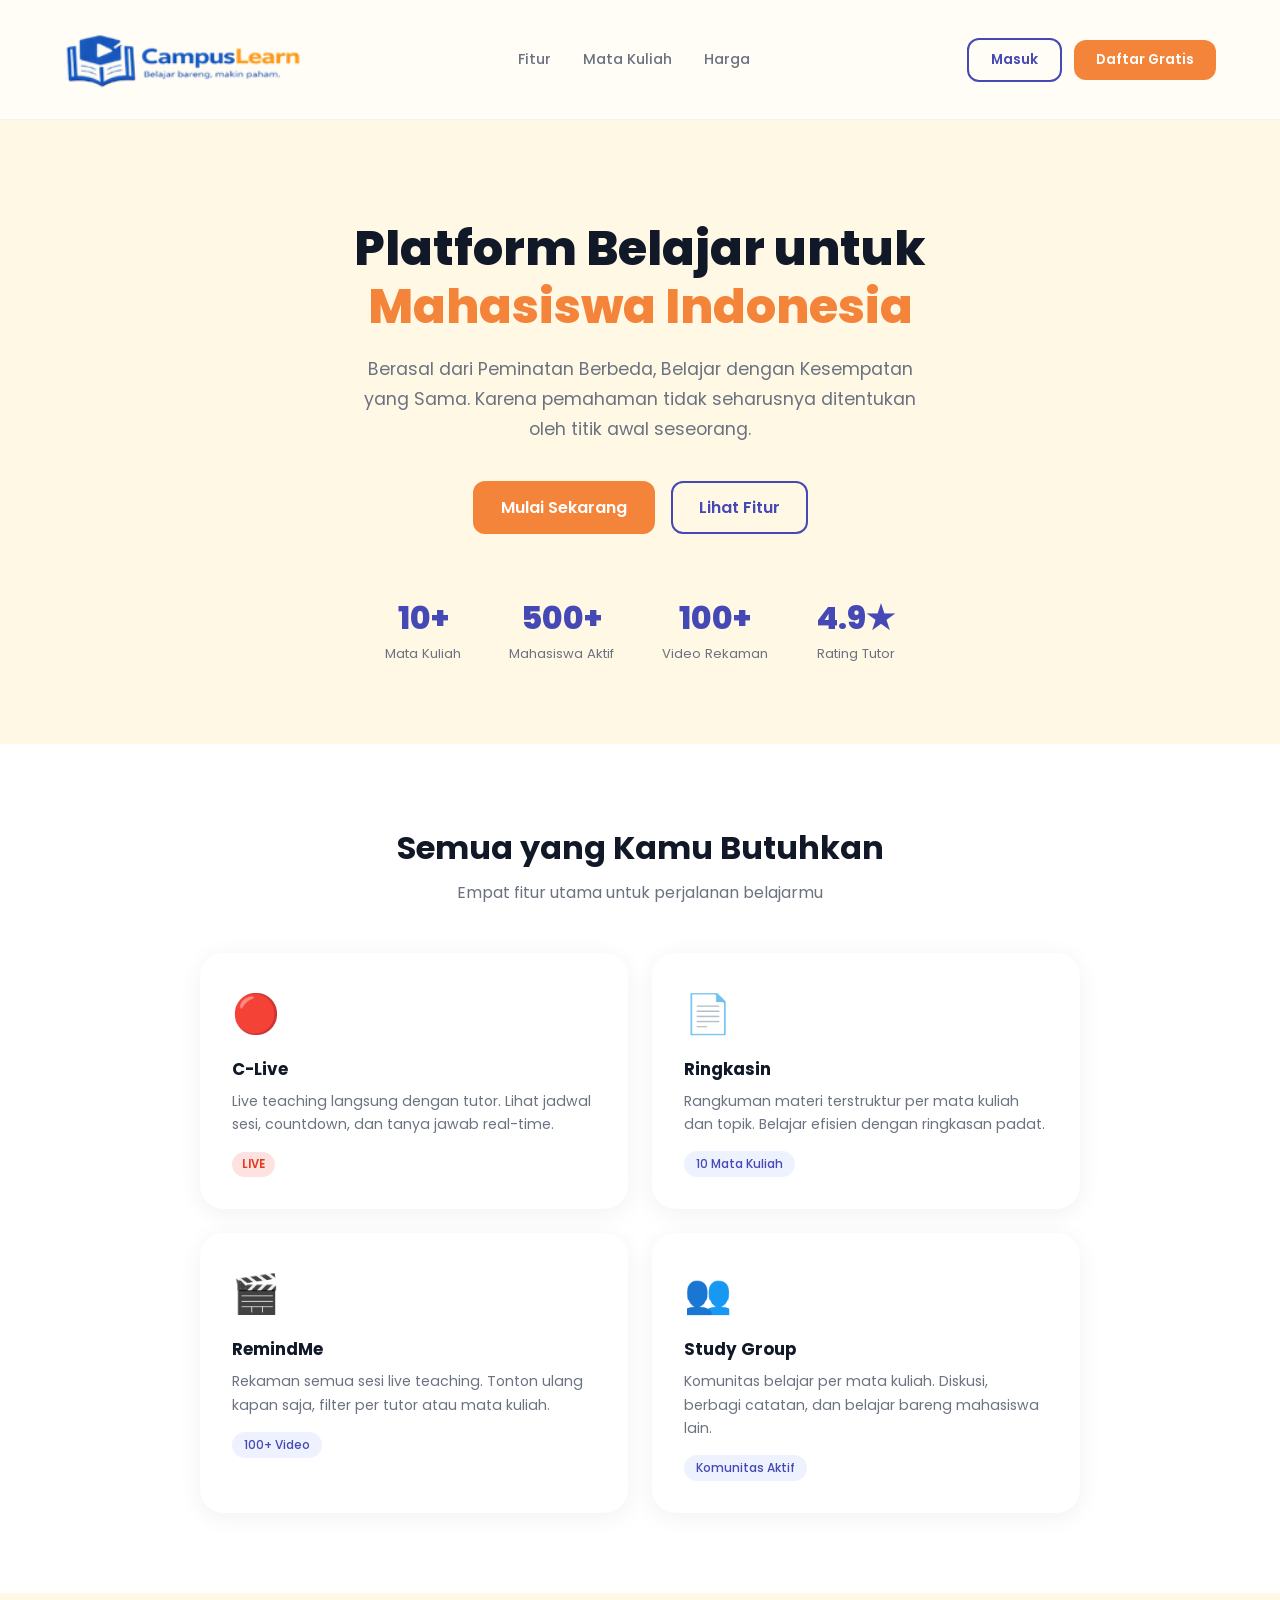
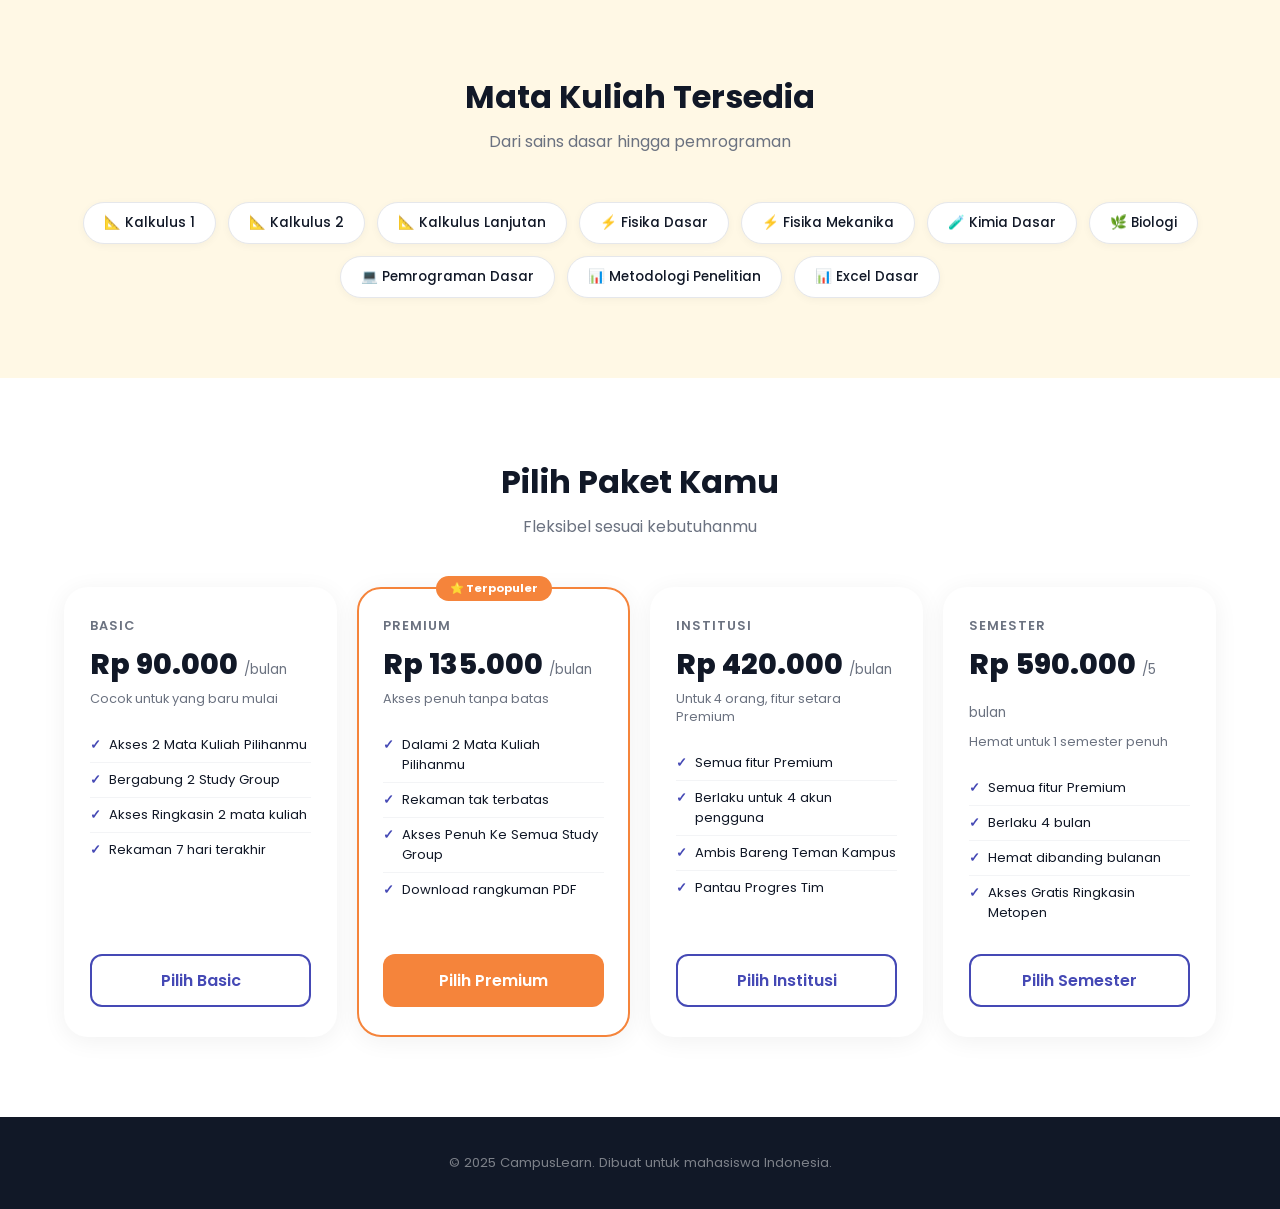
<file: index.html>
<!DOCTYPE html>
<html lang="id">
<head>
<meta charset="UTF-8">
<meta name="viewport" content="width=device-width, initial-scale=1">
<title>CampusLearn – Platform Belajar Mahasiswa</title>
<link rel="stylesheet" href="css/global.css">
<style>
.navbar {
  position: sticky; top: 0;
  background: rgba(255,253,247,.92);
  backdrop-filter: blur(10px);
  padding: 12px 0; border-bottom: 1px solid #F3F4F6; z-index: 99;
}
.navbar-inner { display: flex; align-items: center; justify-content: space-between; }
.nav-logo img { height: 95px; object-fit: contain; display: block; }
.nav-links { display: flex; gap: 32px; }
.nav-links a { color: var(--gray); font-size: .9rem; font-weight: 500; transition: color .2s; }
.nav-links a:hover { color: var(--primary); }
.nav-cta { display: flex; gap: 12px; align-items: center; }

.hero { padding: 100px 0 80px; text-align: center; }
.hero h1 { font-size: 3rem; font-weight: 800; line-height: 1.2; margin-bottom: 20px; }
.hero h1 span { color: var(--orange); }
.hero p { font-size: 1.1rem; color: var(--gray); max-width: 560px; margin: 0 auto 36px; line-height: 1.7; }
.hero-cta { display: flex; gap: 16px; justify-content: center; flex-wrap: wrap; }
.hero-stats { display: flex; gap: 48px; justify-content: center; margin-top: 60px; flex-wrap: wrap; }
.stat-item .num { font-size: 2rem; font-weight: 800; color: var(--primary); }
.stat-item .lbl { font-size: .82rem; color: var(--gray); margin-top: 2px; }

.section { padding: 80px 0; }
.section-title { text-align: center; margin-bottom: 48px; }
.section-title h2 { font-size: 2rem; font-weight: 700; }
.section-title p { color: var(--gray); margin-top: 8px; }

.feat-grid { display: grid; grid-template-columns: repeat(2,1fr); gap: 24px; max-width: 880px; margin: auto; }
.feat-card {
  background: white; border-radius: 24px; padding: 32px;
  box-shadow: 0 4px 24px rgba(0,0,0,.06); transition: transform .2s;
}
.feat-card:hover { transform: translateY(-4px); }
.feat-icon { font-size: 2.4rem; margin-bottom: 14px; }
.feat-card h3 { font-size: 1.05rem; font-weight: 700; margin-bottom: 8px; }
.feat-card p { color: var(--gray); font-size: .88rem; line-height: 1.65; }
.feat-card .feat-bottom { margin-top: 14px; }

.matkul-wrap { display: flex; flex-wrap: wrap; gap: 12px; justify-content: center; }
.matkul-pill {
  background: white; border: 1.5px solid #E5E7EB;
  border-radius: 40px; padding: 10px 20px;
  font-size: .85rem; font-weight: 500;
  box-shadow: 0 2px 8px rgba(0,0,0,.04);
}

.pricing-grid {
  display: grid;
  grid-template-columns: repeat(4,1fr);
  gap: 20px;
  max-width: 1180px;
  margin: auto;
}
.pricing-card {
  background: white; border-radius: 24px; padding: 28px 24px;
  box-shadow: 0 4px 24px rgba(0,0,0,.06);
  border: 2px solid transparent; position: relative;
  display: flex; flex-direction: column;
}
.pricing-card.popular { border-color: var(--orange); }
.pop-badge {
  position: absolute; top: -13px; left: 50%; transform: translateX(-50%);
  background: var(--orange); color: white;
  font-size: .7rem; font-weight: 700; padding: 4px 14px; border-radius: 20px;
  white-space: nowrap;
}
.plan-name { font-size: .8rem; font-weight: 600; color: var(--gray); text-transform: uppercase; letter-spacing: 1px; }
.plan-price { font-size: 1.8rem; font-weight: 800; margin: 8px 0 4px; }
.plan-price span { font-size: .85rem; font-weight: 400; color: var(--gray); }
.plan-desc { color: var(--gray); font-size: .8rem; margin-bottom: 20px; }
.plan-feats { list-style: none; margin-bottom: 24px; flex-grow: 1; }
.plan-feats li {
  padding: 7px 0; font-size: .82rem;
  border-bottom: 1px solid #F3F4F6;
  display: flex; gap: 8px; align-items: flex-start;
}
.plan-feats li:last-child { border-bottom: none; }
.plan-feats li::before { content: '✓'; color: var(--primary); font-weight: 700; flex-shrink: 0; }

@media (max-width: 980px) { .pricing-grid { grid-template-columns: repeat(2,1fr); } }
@media (max-width: 560px) { .pricing-grid { grid-template-columns: 1fr; } }

footer { background: var(--dark); color: white; padding: 36px 0; text-align: center; }
footer p { opacity: .45; font-size: .82rem; }
</style>
</head>
<body>

<nav class="navbar">
  <div class="container navbar-inner">
    <div class="nav-logo">
      <img src="assets/logo.png">
    </div>
    <div class="nav-links">
      <a href="#fitur">Fitur</a>
      <a href="#matkul">Mata Kuliah</a>
      <a href="#harga">Harga</a>
    </div>
    <div class="nav-cta">
      <a href="login.html" class="btn-outline" style="padding:10px 22px;font-size:.86rem;">Masuk</a>
      <a href="signup.html" class="btn-primary" style="padding:10px 22px;font-size:.86rem;">Daftar Gratis</a>
    </div>
  </div>
</nav>

<section class="hero">
  <div class="container">
    <h1>Platform Belajar untuk<br><span>Mahasiswa Indonesia</span></h1>
    <p>Berasal dari Peminatan Berbeda, Belajar dengan Kesempatan yang Sama. Karena pemahaman tidak seharusnya ditentukan oleh titik awal seseorang.</p>
    <div class="hero-cta">
      <a href="signup.html" class="btn-primary">Mulai Sekarang</a>
      <a href="#fitur" class="btn-outline">Lihat Fitur</a>
    </div>
    <div class="hero-stats">
      <div class="stat-item"><div class="num">10+</div><div class="lbl">Mata Kuliah</div></div>
      <div class="stat-item"><div class="num">500+</div><div class="lbl">Mahasiswa Aktif</div></div>
      <div class="stat-item"><div class="num">100+</div><div class="lbl">Video Rekaman</div></div>
      <div class="stat-item"><div class="num">4.9★</div><div class="lbl">Rating Tutor</div></div>
    </div>
  </div>
</section>

<section class="section" id="fitur" style="background:white;">
  <div class="container">
    <div class="section-title">
      <h2>Semua yang Kamu Butuhkan</h2>
      <p>Empat fitur utama untuk perjalanan belajarmu</p>
    </div>
    <div class="feat-grid">
      <div class="feat-card">
        <div class="feat-icon">🔴</div>
        <h3>C-Live</h3>
        <p>Live teaching langsung dengan tutor. Lihat jadwal sesi, countdown, dan tanya jawab real-time.</p>
        <div class="feat-bottom"><span class="badge badge-live">LIVE</span></div>
      </div>
      <div class="feat-card">
        <div class="feat-icon">📄</div>
        <h3>Ringkasin</h3>
        <p>Rangkuman materi terstruktur per mata kuliah dan topik. Belajar efisien dengan ringkasan padat.</p>
        <div class="feat-bottom"><span class="tag">10 Mata Kuliah</span></div>
      </div>
      <div class="feat-card">
        <div class="feat-icon">🎬</div>
        <h3>RemindMe</h3>
        <p>Rekaman semua sesi live teaching. Tonton ulang kapan saja, filter per tutor atau mata kuliah.</p>
        <div class="feat-bottom"><span class="tag">100+ Video</span></div>
      </div>
      <div class="feat-card">
        <div class="feat-icon">👥</div>
        <h3>Study Group</h3>
        <p>Komunitas belajar per mata kuliah. Diskusi, berbagi catatan, dan belajar bareng mahasiswa lain.</p>
        <div class="feat-bottom"><span class="tag">Komunitas Aktif</span></div>
      </div>
    </div>
  </div>
</section>

<section class="section" id="matkul">
  <div class="container">
    <div class="section-title">
      <h2>Mata Kuliah Tersedia</h2>
      <p>Dari sains dasar hingga pemrograman</p>
    </div>
    <div class="matkul-wrap">
      <div class="matkul-pill">📐 Kalkulus 1</div>
      <div class="matkul-pill">📐 Kalkulus 2</div>
      <div class="matkul-pill">📐 Kalkulus Lanjutan</div>
      <div class="matkul-pill">⚡ Fisika Dasar</div>
      <div class="matkul-pill">⚡ Fisika Mekanika</div>
      <div class="matkul-pill">🧪 Kimia Dasar</div>
      <div class="matkul-pill">🌿 Biologi</div>
      <div class="matkul-pill">💻 Pemrograman Dasar</div>
      <div class="matkul-pill">📊 Metodologi Penelitian</div>
      <div class="matkul-pill">📊 Excel Dasar</div>
    </div>
  </div>
</section>

<section class="section" id="harga" style="background:white;">
  <div class="container">
    <div class="section-title">
      <h2>Pilih Paket Kamu</h2>
      <p>Fleksibel sesuai kebutuhanmu</p>
    </div>
    <div class="pricing-grid">
      <div class="pricing-card">
        <div class="plan-name">Basic</div>
        <div class="plan-price">Rp 90.000 <span>/bulan</span></div>
        <div class="plan-desc">Cocok untuk yang baru mulai</div>
        <ul class="plan-feats">
          <li>Akses 2 Mata Kuliah Pilihanmu</li>
          <li>Bergabung 2 Study Group</li>
          <li>Akses Ringkasin 2 mata kuliah</li>
          <li>Rekaman 7 hari terakhir</li>
        </ul>
        <a href="signup.html" class="btn-outline" style="display:block;text-align:center;">Pilih Basic</a>
      </div>
      <div class="pricing-card popular">
        <div class="pop-badge">⭐ Terpopuler</div>
        <div class="plan-name">Premium</div>
        <div class="plan-price">Rp 135.000 <span>/bulan</span></div>
        <div class="plan-desc">Akses penuh tanpa batas</div>
        <ul class="plan-feats">
          <li>Dalami 2 Mata Kuliah Pilihanmu</li>
          <li>Rekaman tak terbatas</li>
          <li>Akses Penuh Ke Semua Study Group</li>
          <li>Download rangkuman PDF</li>
        </ul>
        <a href="signup.html" class="btn-primary" style="display:block;text-align:center;">Pilih Premium</a>
      </div>
      <div class="pricing-card">
        <div class="plan-name">Institusi</div>
        <div class="plan-price">Rp 420.000 <span>/bulan</span></div>
        <div class="plan-desc">Untuk 4 orang, fitur setara Premium</div>
        <ul class="plan-feats">
          <li>Semua fitur Premium</li>
          <li>Berlaku untuk 4 akun pengguna</li>
          <li>Ambis Bareng Teman Kampus</li>
          <li>Pantau Progres Tim</li>
        </ul>
        <a href="signup.html" class="btn-outline" style="display:block;text-align:center;">Pilih Institusi</a>
      </div>
      <div class="pricing-card">
        <div class="plan-name">Semester</div>
        <div class="plan-price">Rp 590.000 <span>/5 bulan</span></div>
        <div class="plan-desc">Hemat untuk 1 semester penuh</div>
        <ul class="plan-feats">
          <li>Semua fitur Premium</li>
          <li>Berlaku 4 bulan</li>
          <li>Hemat dibanding bulanan</li>
          <li>Akses Gratis Ringkasin Metopen</li>
        </ul>
        <a href="signup.html" class="btn-outline" style="display:block;text-align:center;">Pilih Semester</a>
      </div>
    </div>
  </div>
</section>

<footer>
  <div class="container">
    <p>© 2025 CampusLearn. Dibuat untuk mahasiswa Indonesia.</p>
  </div>
</footer>

</body>
</html>
</file>
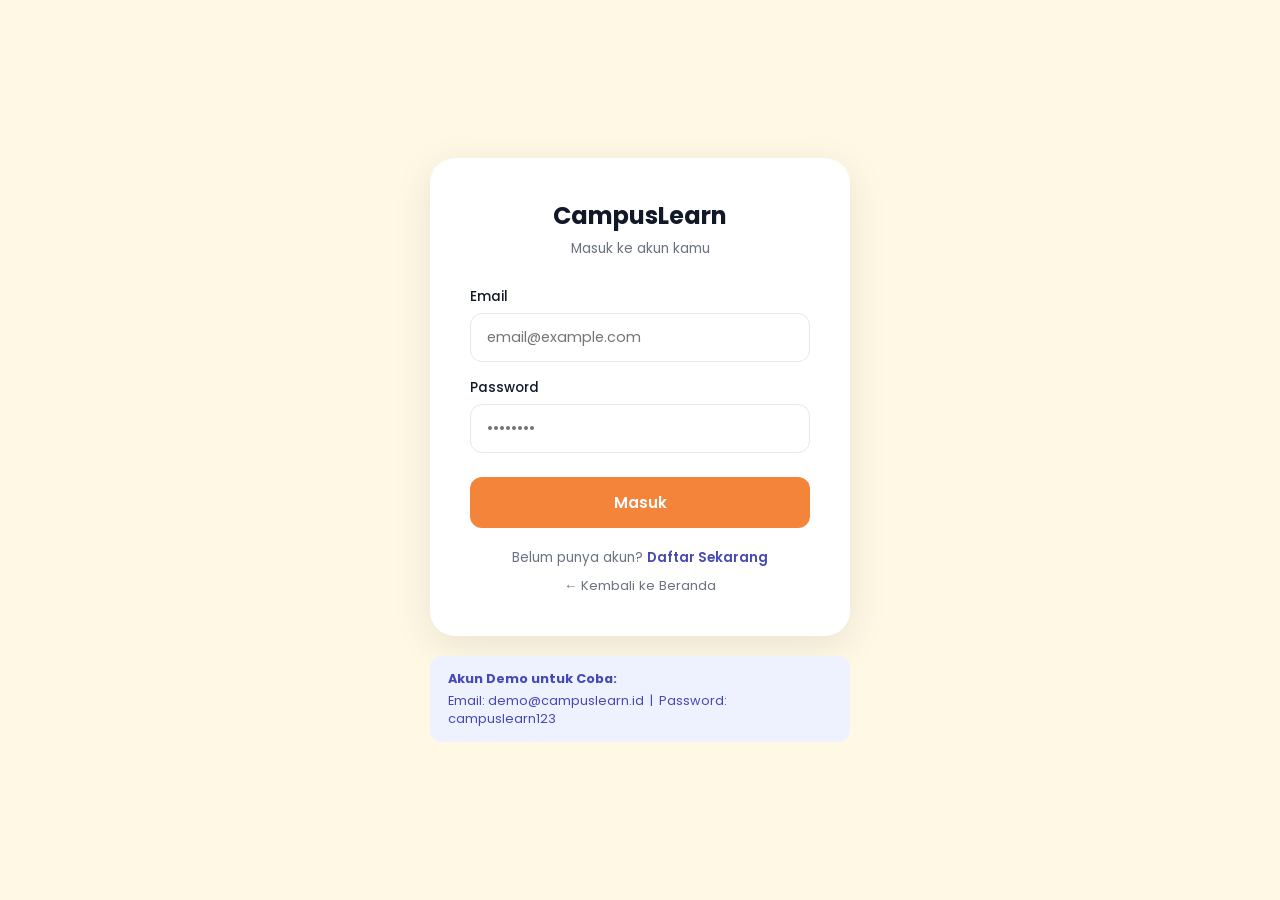
<file: clive.html>
<!DOCTYPE html>
<html lang="id">
<head>
<meta charset="UTF-8">
<meta name="viewport" content="width=device-width, initial-scale=1">
<title>C-Live – CampusLearn</title>
<link rel="stylesheet" href="css/global.css">
<style>
.live-banner {
  background: linear-gradient(135deg, #C92B0C, #E03A1D);
  border-radius: 24px; padding: 30px 32px; color: white;
  margin-bottom: 28px; display: flex; justify-content: space-between; align-items: center;
}
.live-pulse { display: flex; align-items: center; gap: 10px; margin-bottom: 10px; font-weight: 700; font-size: .9rem; }
.dot { width: 12px; height: 12px; background: white; border-radius: 50%; animation: blink 1.4s infinite; }
@keyframes blink { 0%,100%{opacity:1} 50%{opacity:.3} }
.live-banner h2 { font-size: 1.25rem; font-weight: 700; margin-bottom: 4px; }
.live-banner p { opacity: .85; font-size: .86rem; }
.join-live {
  background: white; color: var(--red);
  padding: 12px 26px; border-radius: 12px;
  font-weight: 700; font-size: .88rem;
  display: inline-block; margin-top: 16px; transition: opacity .2s;
}
.join-live:hover { opacity: .88; }
.sec-head { display: flex; justify-content: space-between; align-items: center; margin: 28px 0 16px; }
.sec-head h2 { font-size: 1rem; font-weight: 700; }
.session-card {
  background: white; border-radius: 18px; padding: 20px 22px;
  box-shadow: 0 3px 16px rgba(0,0,0,.06);
  display: flex; align-items: center; gap: 18px; margin-bottom: 12px;
}
.sc-time .t { font-size: 1.3rem; font-weight: 800; color: var(--primary); }
.sc-time .d { font-size: .72rem; color: var(--gray); }
.sc-info { flex: 1; }
.sc-info h3 { font-size: .9rem; font-weight: 600; margin-bottom: 3px; }
.sc-info p { font-size: .78rem; color: var(--gray); }
.sc-info .tags { margin-top: 7px; }
.cd { text-align: center; min-width: 90px; }
.cd .cd-val { font-size: 1.1rem; font-weight: 800; color: var(--primary); font-variant-numeric: tabular-nums; }
.cd .cd-lbl { font-size: .68rem; color: var(--gray); }
.rec-grid { display: grid; grid-template-columns: repeat(3,1fr); gap: 16px; }
.rec-card {
  background: white; border-radius: 16px; overflow: hidden;
  box-shadow: 0 3px 14px rgba(0,0,0,.06); transition: transform .2s;
}
.rec-card:hover { transform: translateY(-3px); }
.rc-thumb { height: 120px; display: flex; align-items: center; justify-content: center; }
.rc-thumb img { width: 100px; height: 100px; object-fit: contain; }
.rc-body { padding: 14px; }
.rc-body h4 { font-size: .86rem; font-weight: 700; margin-bottom: 4px; }
.rc-body p { font-size: .74rem; color: var(--gray); }
.rc-body a { display: inline-block; margin-top: 10px; font-size: .78rem; color: var(--primary); font-weight: 600; }
</style>
</head>
<body>

<div class="sidebar">
  <div class="logo">
    <img src="assets/logo.png" style="width:140px;object-fit:contain;display:block;margin-bottom:4px;">
    <span style="display:block;font-size:.72rem;color:var(--gray);">Platform Belajar Mahasiswa</span>
  </div>
  <nav class="menu">
    <a href="dashboard.html">Home</a>
    <a href="clive.html" class="active">C-Live</a>
    <a href="ringkasin.html">Ringkasin</a>
    <a href="remindme.html">RemindMe</a>
    <a href="studygroup.html">Study Group</a>
    <a href="profile.html">Profil</a>
  </nav>
  <div class="sidebar-bottom">
    <div class="user-info">
      <div class="avatar" id="sb-avatar">R</div>
      <div><div class="user-name" id="sb-name">-</div><div class="user-plan" id="sb-plan">-</div></div>
    </div>
    <div class="logout-btn" onclick="logout()">Keluar</div>
  </div>
</div>

<div class="main">
  <div class="page-header">
    <h1>C-Live</h1>
    <p>Sesi live teaching langsung dengan tutor</p>
  </div>

  <div class="live-banner">
    <div>
      <div class="live-pulse"><div class="dot"></div> SEDANG LIVE SEKARANG</div>
      <h2>Kalkulus 2 – Integral Lipat</h2>
      <p>Tutor: Andi Mahardika &nbsp;•&nbsp; 48 peserta bergabung</p>
      <a href="#" class="join-live" onclick="alert('Membuka ruang live...')">▶ Masuk Ruang Live</a>
    </div>
    <div style="text-align:right;opacity:.8;font-size:.85rem;">
      Sudah berlangsung<br>
      <span style="font-size:1.4rem;font-weight:800;opacity:1;" id="elapsed">00:34:12</span>
    </div>
  </div>

  <div class="sec-head"><h2>Jadwal Sesi Berikutnya</h2></div>
  <div class="session-card">
    <div class="sc-time"><div class="t">14:00</div><div class="d">Hari ini</div></div>
    <div class="sc-info">
      <h3>Fisika Dasar – Gerak Harmonik Sederhana</h3>
      <p>Tutor: Budi Santoso &nbsp;•&nbsp; 60 menit</p>
      <div class="tags"><span class="tag">Fisika Dasar</span></div>
    </div>
    <div class="cd"><div class="cd-lbl">Mulai dalam</div><div class="cd-val" id="cd1">--:--:--</div></div>
  </div>
  <div class="session-card">
    <div class="sc-time"><div class="t">16:00</div><div class="d">Hari ini</div></div>
    <div class="sc-info">
      <h3>Pemrograman Dasar – Array dan Fungsi</h3>
      <p>Tutor: Citra Dewi &nbsp;•&nbsp; 90 menit</p>
      <div class="tags"><span class="tag">Pemrograman Dasar</span></div>
    </div>
    <div class="cd"><div class="cd-lbl">Mulai dalam</div><div class="cd-val" id="cd2">--:--:--</div></div>
  </div>
  <div class="session-card">
    <div class="sc-time"><div class="t">09:00</div><div class="d">Besok</div></div>
    <div class="sc-info">
      <h3>Kalkulus Lanjutan – Deret Taylor</h3>
      <p>Tutor: Dian Kusuma &nbsp;•&nbsp; 75 menit</p>
      <div class="tags"><span class="tag">Kalkulus Lanjutan</span></div>
    </div>
    <div><span class="badge badge-soon">Besok</span></div>
  </div>
  <div class="session-card">
    <div class="sc-time"><div class="t">13:00</div><div class="d">Besok</div></div>
    <div class="sc-info">
      <h3>Kimia Dasar – Stoikiometri Lanjutan</h3>
      <p>Tutor: Eka Putri &nbsp;•&nbsp; 60 menit</p>
      <div class="tags"><span class="tag">Kimia Dasar</span></div>
    </div>
    <div><span class="badge badge-soon">Besok</span></div>
  </div>

  <div class="sec-head" style="margin-top:36px;">
    <h2>Rekaman Sesi Sebelumnya</h2>
    <a href="remindme.html" style="font-size:.82rem;color:var(--primary);font-weight:500;">Lihat Semua →</a>
  </div>
  <div class="rec-grid">
    <div class="rec-card">
      <div class="rc-thumb" style="background:#EEF2FF;"><img src="assets/kalku.png"></div>
      <div class="rc-body"><h4>Limit Fungsi</h4><p>Kalkulus 1 • Andi • 1j 20m</p><a href="remindme.html">▶ Tonton</a></div>
    </div>
    <div class="rec-card">
      <div class="rc-thumb" style="background:#EEF2FF;"><img src="assets/kalku2.png"></div>
      <div class="rc-body"><h4>Integral Parsial</h4><p>Kalkulus 2 • Andi • 1j 10m</p><a href="remindme.html">▶ Tonton</a></div>
    </div>
    <div class="rec-card">
      <div class="rc-thumb" style="background:#fff2cc;"><img src="assets/fisika 1.png"></div>
      <div class="rc-body"><h4>Gerak Lurus Beraturan</h4><p>Fisika Dasar • Budi • 55m</p><a href="remindme.html">▶ Tonton</a></div>
    </div>
    <div class="rec-card">
      <div class="rc-thumb" style="background:#fff2cc;"><img src="assets/fisika2.png"></div>
      <div class="rc-body"><h4>Hukum Newton</h4><p>Fisika Mekanika • Budi • 1j 05m</p><a href="remindme.html">▶ Tonton</a></div>
    </div>
    <div class="rec-card">
      <div class="rc-thumb" style="background:#F0FDF4;"><img src="assets/kimia1.png"></div>
      <div class="rc-body"><h4>Stoikiometri Dasar</h4><p>Kimia Dasar • Eka • 1j 05m</p><a href="remindme.html">▶ Tonton</a></div>
    </div>
    <div class="rec-card">
      <div class="rc-thumb" style="background:#F0FDF4;"><img src="assets/kimia2.png"></div>
      <div class="rc-body"><h4>Reaksi Redoks</h4><p>Kimia Dasar • Eka • 50m</p><a href="remindme.html">▶ Tonton</a></div>
    </div>
    <div class="rec-card">
      <div class="rc-thumb" style="background:#F0FDF4;"><img src="assets/bio1.png"></div>
      <div class="rc-body"><h4>Sel dan Organel</h4><p>Biologi • Fitri • 60m</p><a href="remindme.html">▶ Tonton</a></div>
    </div>
    <div class="rec-card">
      <div class="rc-thumb" style="background:#F0FDF4;"><img src="assets/bio2.png"></div>
      <div class="rc-body"><h4>Genetika Mendel</h4><p>Biologi • Fitri • 55m</p><a href="remindme.html">▶ Tonton</a></div>
    </div>
    <div class="rec-card">
      <div class="rc-thumb" style="background:#F5F3FF;"><img src="assets/data.png"></div>
      <div class="rc-body"><h4>Pengenalan Python</h4><p>Progdas • Citra • 1j 20m</p><a href="remindme.html">▶ Tonton</a></div>
    </div>
    <div class="rec-card">
      <div class="rc-thumb" style="background:#FFF7ED;"><img src="assets/metopen.png"></div>
      <div class="rc-body"><h4>Desain Penelitian</h4><p>Metpen • Dian • 70m</p><a href="remindme.html">▶ Tonton</a></div>
    </div>
  </div>
</div>

<script>
const user = JSON.parse(localStorage.getItem('clUser') || 'null');
if (!user) window.location.href = 'login.html';
else {
  const first = user.nickname || user.name.split(' ')[0];
  document.getElementById('sb-name').textContent = first;
  document.getElementById('sb-avatar').textContent = first[0].toUpperCase();
  document.getElementById('sb-plan').textContent = user.plan === 'premium' ? 'Premium' : 'Basic';
}
function logout() { localStorage.removeItem('clUser'); window.location.href = 'login.html'; }
function startCountdown(h, m, elId) {
  const el = document.getElementById(elId);
  setInterval(() => {
    const now = new Date();
    const target = new Date(); target.setHours(h, m, 0, 0);
    if (target <= now) { el.textContent = 'Sedang berlangsung'; el.style.color = 'var(--red)'; return; }
    const d = target - now;
    const hh = Math.floor(d / 3600000);
    const mm = Math.floor((d % 3600000) / 60000);
    const ss = Math.floor((d % 60000) / 1000);
    el.textContent = `${String(hh).padStart(2,'0')}:${String(mm).padStart(2,'0')}:${String(ss).padStart(2,'0')}`;
  }, 1000);
}
startCountdown(14, 0, 'cd1');
startCountdown(16, 0, 'cd2');
let elapsedSec = 34 * 60 + 12;
setInterval(() => {
  elapsedSec++;
  const m = Math.floor(elapsedSec / 60);
  const s = elapsedSec % 60;
  document.getElementById('elapsed').textContent =
    `${String(m).padStart(2,'0')}:${String(s).padStart(2,'0')}`;
}, 1000);
</script>
</body>
</html>
</file>
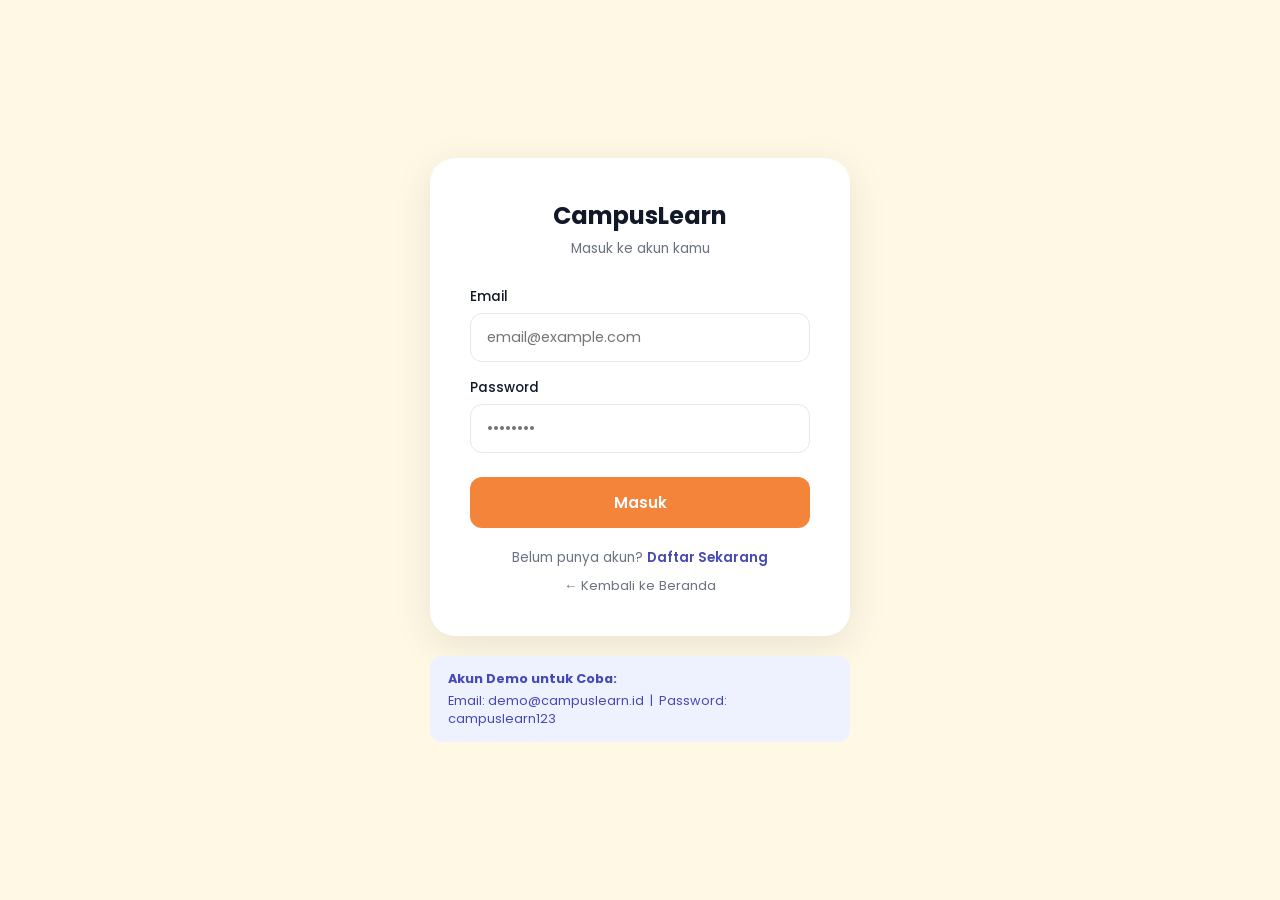
<file: dashboard.html>
<!DOCTYPE html>
<html lang="id">
<head>
<meta charset="UTF-8">
<meta name="viewport" content="width=device-width, initial-scale=1">
<title>Dashboard – CampusLearn</title>
<link rel="stylesheet" href="css/global.css">
<style>
.banner {
  background: linear-gradient(135deg, #4549B5, #5E63D9);
  padding: 34px 36px; border-radius: 24px; color: white;
  margin-bottom: 24px; display: flex;
  justify-content: space-between; align-items: center;
}
.banner h1 { font-size: 1.7rem; }
.banner p { opacity: .8; margin-top: 4px; font-size: .9rem; }
.plan-pill {
  background: rgba(255,255,255,.2); padding: 6px 16px;
  border-radius: 20px; font-size: .78rem; font-weight: 600;
  display: inline-block;
}
.stats-row { display: grid; grid-template-columns: repeat(3,1fr); gap: 20px; margin-bottom: 28px; }
.stat-card { background: white; border-radius: 20px; padding: 22px 24px; box-shadow: 0 4px 20px rgba(0,0,0,.06); }
.stat-card .s-label { font-size: .78rem; color: var(--gray); font-weight: 500; text-transform: uppercase; letter-spacing: .4px; }
.stat-card .s-val { font-size: 2rem; font-weight: 800; color: var(--primary); margin: 6px 0 2px; }
.stat-card .s-sub { font-size: .78rem; color: var(--gray); }
.two-col { display: grid; grid-template-columns: 1.6fr 1fr; gap: 24px; }
.sec-head { display: flex; justify-content: space-between; align-items: center; margin-bottom: 14px; }
.sec-head h2 { font-size: 1rem; font-weight: 700; }
.sec-head a { font-size: .82rem; color: var(--primary); font-weight: 500; }
.live-row {
  background: white; border-radius: 16px; padding: 18px 20px;
  box-shadow: 0 2px 14px rgba(0,0,0,.05);
  display: flex; align-items: center; gap: 16px; margin-bottom: 10px;
}
.lr-time .t { font-size: 1.2rem; font-weight: 800; color: var(--primary); }
.lr-time .d { font-size: .72rem; color: var(--gray); }
.lr-info { flex: 1; }
.lr-info h3 { font-size: .88rem; font-weight: 600; }
.lr-info p { font-size: .76rem; color: var(--gray); margin-top: 2px; }
.rec-row {
  background: white; border-radius: 16px; padding: 14px 18px;
  box-shadow: 0 2px 14px rgba(0,0,0,.05);
  display: flex; align-items: center; gap: 14px; margin-bottom: 10px;
}
.rec-thumb {
  width: 70px; height: 48px; border-radius: 10px;
  background: #EEF2FF; display: flex; align-items: center;
  justify-content: center; flex-shrink: 0; overflow: hidden;
}
.rec-thumb img { width: 100%; height: 100%; object-fit: contain; }
.rec-info h3 { font-size: .85rem; font-weight: 600; }
.rec-info p { font-size: .74rem; color: var(--gray); }
.quick-link {
  color: var(--dark); font-size: .84rem; padding: 9px 0;
  border-bottom: 1px solid #F3F4F6; display: flex;
  justify-content: space-between; align-items: center;
}
.quick-link:last-child { border-bottom: none; }
.quick-link:hover { color: var(--primary); }
</style>
</head>
<body>

<div class="sidebar">
  <div class="logo">
    <img src="assets/logo.png" style="width:140px;object-fit:contain;display:block;margin-bottom:4px;">
    <span style="display:block;font-size:.72rem;color:var(--gray);">Platform Belajar Mahasiswa</span>
  </div>
  <nav class="menu">
    <a href="dashboard.html" class="active">Home</a>
    <a href="clive.html"> C-Live</a>
    <a href="ringkasin.html">Ringkasin</a>
    <a href="remindme.html">RemindMe</a>
    <a href="studygroup.html">Study Group</a>
    <a href="profile.html">Profil</a>
  </nav>
  <div class="sidebar-bottom">
    <div class="user-info">
      <div class="avatar" id="sb-avatar">R</div>
      <div><div class="user-name" id="sb-name">-</div><div class="user-plan" id="sb-plan">-</div></div>
    </div>
    <div class="logout-btn" onclick="logout()"> Keluar</div>
  </div>
</div>

<div class="main">
  <div class="banner">
    <div>
      <h1 id="greet">Halo </h1>
      <p>Siap belajar hari ini? Ada 2 sesi live menunggumu.</p>
    </div>
    <div style="text-align:right;">
      <div class="plan-pill" id="banner-plan">Premium</div>
      <div style="opacity:.65;font-size:.78rem;margin-top:8px;" id="banner-date">-</div>
    </div>
  </div>

  <div class="stats-row">
    <div class="stat-card">
      <div class="s-label">Kelas Diikuti</div>
      <div class="s-val">45</div>
      <div class="s-sub">Sepanjang semester</div>
    </div>
    <div class="stat-card">
      <div class="s-label">Progress</div>
      <div class="s-val">72%</div>
      <div class="s-sub">Target minggu ini</div>
    </div>
    <div class="stat-card">
      <div class="s-label">Rangkuman Disimpan</div>
      <div class="s-val">18</div>
      <div class="s-sub">Di 6 mata kuliah</div>
    </div>
  </div>

  <div class="two-col">
    <div>
      <div class="sec-head">
        <h2>Live Hari Ini</h2>
        <a href="clive.html">Lihat Semua →</a>
      </div>
      <div class="live-row">
        <div class="lr-time"><div class="t">09.00</div><div class="d">Sedang Live</div></div>
        <div class="lr-info">
          <h3>Kalkulus 2 – Integral Lipat</h3>
          <p>Tutor: Andi Mahardika • 90 menit</p>
        </div>
        <a href="clive.html" class="btn-primary" style="font-size:.78rem;padding:8px 16px;">🔴 Join</a>
      </div>
      <div class="live-row">
        <div class="lr-time"><div class="t">14.00</div><div class="d">Hari ini</div></div>
        <div class="lr-info">
          <h3>Fisika Dasar – Gerak Harmonik</h3>
          <p>Tutor: Budi Santoso • 60 menit</p>
        </div>
        <a href="clive.html" style="background:#EEF2FF;color:var(--primary);padding:8px 16px;border-radius:10px;font-size:.78rem;font-weight:600;">Upcoming</a>
      </div>

      <div class="sec-head" style="margin-top:24px;">
        <h2>Rekaman Terbaru</h2>
        <a href="remindme.html">Semua →</a>
      </div>
      <div class="rec-row">
        <div class="rec-thumb"><img src="assets/kalku.png"></div>
        <div class="rec-info">
          <h3>Limit Fungsi – Kalkulus 1</h3>
          <p>Andi Mahardika • 1j 20m • 2 hari lalu</p>
        </div>
        <a href="remindme.html" style="color:var(--primary);font-size:.8rem;font-weight:600;margin-left:auto;">▶</a>
      </div>
      <div class="rec-row">
        <div class="rec-thumb"><img src="assets/fisika 1.png"></div>
        <div class="rec-info">
          <h3>Gerak Lurus – Fisika Dasar</h3>
          <p>Budi Santoso • 55m • 3 hari lalu</p>
        </div>
        <a href="remindme.html" style="color:var(--primary);font-size:.8rem;font-weight:600;margin-left:auto;">▶</a>
      </div>
    </div>

    <div>
      <div class="sec-head"><h2>Akses Cepat</h2></div>
      <div class="card" style="margin-bottom:16px;">
        <h3 style="font-size:.9rem;font-weight:700;margin-bottom:12px;">Ringkasan Populer</h3>
        <a href="ringkasin.html" class="quick-link">Kalkulus 2 <span style="color:var(--gray);font-size:.75rem;">12 topik</span></a>
        <a href="ringkasin.html" class="quick-link">Fisika Dasar <span style="color:var(--gray);font-size:.75rem;">9 topik</span></a>
        <a href="ringkasin.html" class="quick-link">Pemrograman Dasar <span style="color:var(--gray);font-size:.75rem;">8 topik</span></a>
      </div>
      <div class="card">
        <h3 style="font-size:.9rem;font-weight:700;margin-bottom:12px;"> Study Group Aktif</h3>
        <a href="studygroup.html" class="quick-link">Kalkulus Menyenangkan <span style="color:#16a34a;font-size:.75rem;">● Live</span></a>
        <a href="studygroup.html" class="quick-link">Fisika Einstein <span style="color:#16a34a;font-size:.75rem;">● Aktif</span></a>
        <a href="studygroup.html" class="quick-link">Pecinta Data <span style="color:var(--gray);font-size:.75rem;">● Offline</span></a>
      </div>
    </div>
  </div>
</div>

<script>
const user = JSON.parse(localStorage.getItem('clUser') || 'null');
if (!user) window.location.href = 'login.html';
else {
  const first = user.nickname || user.name.split(' ')[0];
  document.getElementById('greet').textContent = `Halo, ${first}`;
  document.getElementById('sb-name').textContent = first;
  document.getElementById('sb-avatar').textContent = first[0].toUpperCase();
  const planLabel = user.plan === 'premium' ? 'Premium' : 'Basic';
  document.getElementById('sb-plan').textContent = planLabel;
  document.getElementById('banner-plan').textContent = planLabel;
}
document.getElementById('banner-date').textContent =
  new Date().toLocaleDateString('id-ID', { weekday:'long', year:'numeric', month:'long', day:'numeric' });
function logout() { localStorage.removeItem('clUser'); window.location.href = 'login.html'; }
</script>
</body>
</html>
</file>
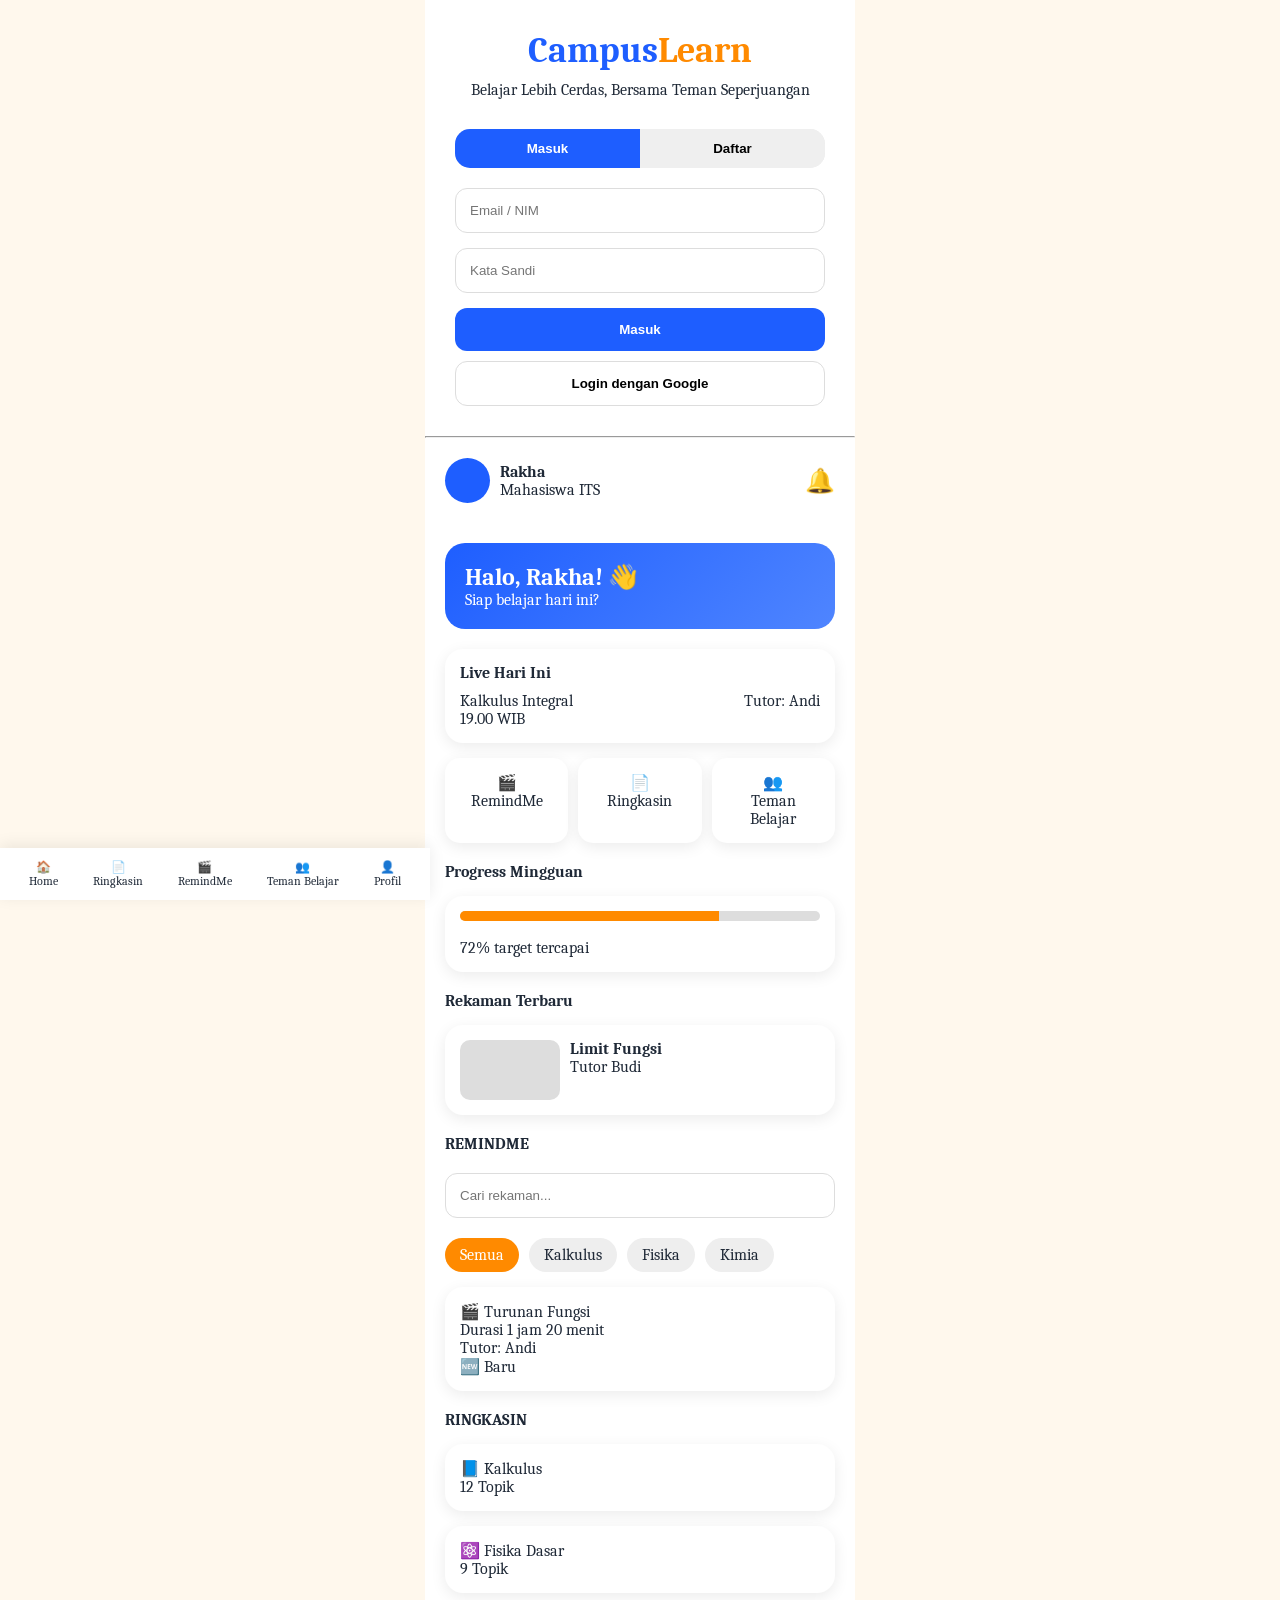
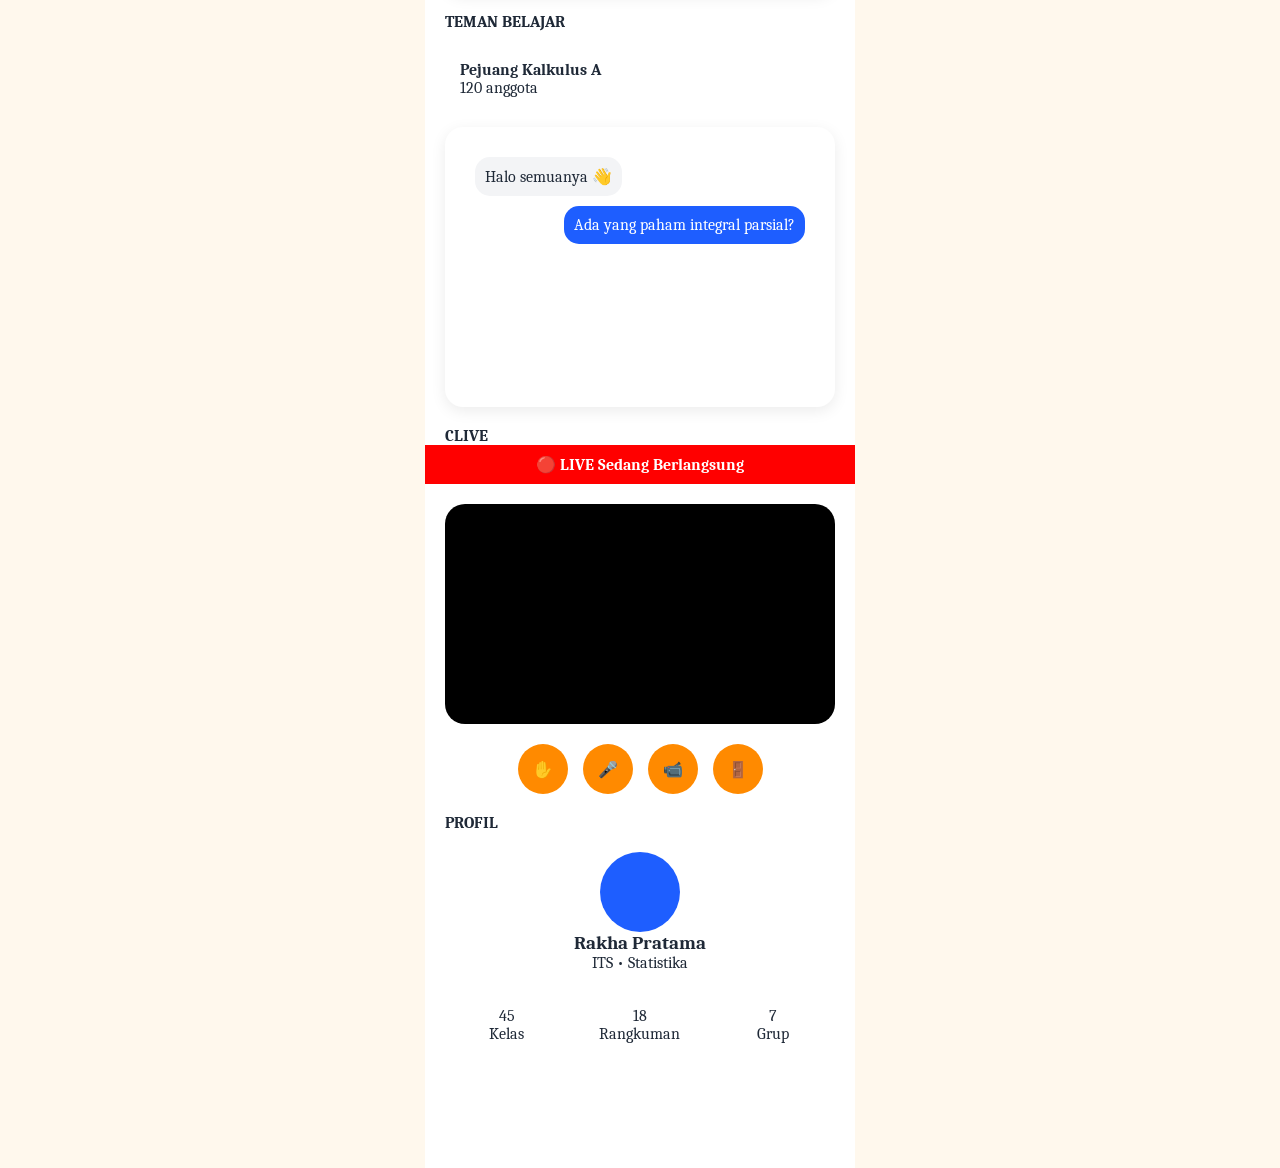
<file: KBT KBT.html>
<!DOCTYPE html>
<html lang="id">
<head>
<meta charset="UTF-8">
<meta name="viewport" content="width=device-width, initial-scale=1.0">
<title>CampusLearn</title>

<link href="https://fonts.googleapis.com/css2?family=Caladea:wght@400;700&display=swap" rel="stylesheet">

<style>

:root{
    --blue:#1E5EFF;
    --orange:#FF8A00;
    --cream:#FFF8ED;
    --white:#FFFFFF;
    --gray:#F3F4F6;
    --dark:#1F2937;
}

*{
    margin:0;
    padding:0;
    box-sizing:border-box;
}

body{
    background:var(--cream);
    font-family:'Caladea', serif;
    color:var(--dark);
}

.container{
    max-width:430px;
    margin:auto;
    background:white;
    min-height:100vh;
    padding-bottom:90px;
}

/* LOGIN */

.login{
    padding:30px;
}

.logo{
    text-align:center;
    margin-bottom:30px;
}

.logo h1{
    color:var(--blue);
    font-size:36px;
}

.logo span{
    color:var(--orange);
}

.tagline{
    text-align:center;
    margin-top:10px;
}

.tabs{
    display:flex;
    background:#eee;
    border-radius:15px;
    overflow:hidden;
    margin-bottom:20px;
}

.tabs button{
    flex:1;
    border:none;
    padding:12px;
    cursor:pointer;
    font-weight:bold;
}

.active-tab{
    background:var(--blue);
    color:white;
}

input{
    width:100%;
    padding:14px;
    border:1px solid #ddd;
    border-radius:12px;
    margin-bottom:15px;
}

.btn{
    width:100%;
    padding:14px;
    border:none;
    border-radius:12px;
    background:var(--blue);
    color:white;
    font-weight:bold;
    cursor:pointer;
}

.google{
    background:white;
    color:black;
    border:1px solid #ddd;
    margin-top:10px;
}

/* DASHBOARD */

.header{
    display:flex;
    justify-content:space-between;
    align-items:center;
    padding:20px;
}

.profile{
    display:flex;
    gap:10px;
    align-items:center;
}

.avatar{
    width:45px;
    height:45px;
    border-radius:50%;
    background:var(--blue);
}

.notification{
    font-size:24px;
}

.banner{
    margin:20px;
    background:linear-gradient(135deg,var(--blue),#4f85ff);
    color:white;
    padding:20px;
    border-radius:20px;
}

.card{
    background:white;
    margin:15px 20px;
    padding:15px;
    border-radius:18px;
    box-shadow:0 4px 15px rgba(0,0,0,.08);
}

.card-title{
    font-weight:bold;
    margin-bottom:10px;
}

.schedule{
    display:flex;
    justify-content:space-between;
}

.shortcuts{
    display:grid;
    grid-template-columns:repeat(3,1fr);
    gap:10px;
    padding:0 20px;
}

.shortcut{
    background:white;
    border-radius:15px;
    padding:15px;
    text-align:center;
    box-shadow:0 4px 15px rgba(0,0,0,.08);
}

.progress{
    height:10px;
    background:#ddd;
    border-radius:10px;
    overflow:hidden;
}

.progress-fill{
    width:72%;
    height:100%;
    background:var(--orange);
}

.record{
    display:flex;
    gap:10px;
}

.thumbnail{
    width:100px;
    height:60px;
    background:#ddd;
    border-radius:10px;
}

/* SEARCH */

.search{
    margin:20px;
}

.search input{
    margin-bottom:0;
}

.chips{
    display:flex;
    gap:10px;
    overflow:auto;
    padding:0 20px;
}

.chip{
    background:#eee;
    padding:8px 15px;
    border-radius:30px;
    white-space:nowrap;
}

.chip.active{
    background:var(--orange);
    color:white;
}

/* STUDY GROUP */

.group-card{
    margin:15px 20px;
    background:white;
    padding:15px;
    border-radius:15px;
}

.chat-box{
    height:250px;
    overflow:auto;
    padding:15px;
}

.bubble{
    background:#f3f4f6;
    padding:10px;
    border-radius:15px;
    margin-bottom:10px;
    width:max-content;
    max-width:80%;
}

.bubble.me{
    background:var(--blue);
    color:white;
    margin-left:auto;
}

/* LIVE */

.live-banner{
    background:red;
    color:white;
    text-align:center;
    padding:10px;
    font-weight:bold;
}

.video-area{
    margin:20px;
    height:220px;
    background:#000;
    border-radius:20px;
}

.live-controls{
    display:flex;
    justify-content:center;
    gap:15px;
    margin-top:15px;
}

.control{
    width:50px;
    height:50px;
    border-radius:50%;
    background:var(--orange);
    display:flex;
    align-items:center;
    justify-content:center;
    color:white;
}

/* PROFILE */

.profile-page{
    padding:20px;
}

.profile-large{
    text-align:center;
}

.profile-large .avatar{
    width:80px;
    height:80px;
    margin:auto;
}

.stats{
    display:grid;
    grid-template-columns:repeat(3,1fr);
    gap:10px;
    margin-top:20px;
}

.stat{
    background:white;
    border-radius:15px;
    padding:15px;
    text-align:center;
}

/* BOTTOM NAV */

.bottom-nav{
    position:fixed;
    bottom:0;
    width:100%;
    max-width:430px;
    background:white;
    display:flex;
    justify-content:space-around;
    padding:12px;
    box-shadow:0 -3px 15px rgba(0,0,0,.08);
}

.nav-item{
    text-align:center;
    font-size:12px;
}

.section-title{
    padding:0 20px;
    margin-top:20px;
    font-weight:bold;
}

</style>
</head>

<body>

<div class="container">

<!-- LOGIN -->

<section class="login">

<div class="logo">
<h1>Campus<span>Learn</span></h1>
<p class="tagline">
Belajar Lebih Cerdas, Bersama Teman Seperjuangan
</p>
</div>

<div class="tabs">
<button class="active-tab">Masuk</button>
<button>Daftar</button>
</div>

<input placeholder="Email / NIM">
<input type="password" placeholder="Kata Sandi">

<button class="btn">Masuk</button>

<button class="btn google">
Login dengan Google
</button>

</section>

<hr>

<!-- HOME -->

<div class="header">

<div class="profile">
<div class="avatar"></div>

<div>
<b>Rakha</b>
<br>
Mahasiswa ITS
</div>
</div>

<div class="notification">🔔</div>

</div>

<div class="banner">
<h2>Halo, Rakha! 👋</h2>
<p>Siap belajar hari ini?</p>
</div>

<div class="card">
<div class="card-title">
Live Hari Ini
</div>

<div class="schedule">
<div>
Kalkulus Integral
<br>
19.00 WIB
</div>

<div>
Tutor:
Andi
</div>
</div>
</div>

<div class="shortcuts">

<div class="shortcut">
🎬<br>RemindMe
</div>

<div class="shortcut">
📄<br>Ringkasin
</div>

<div class="shortcut">
👥<br>Teman Belajar
</div>

</div>

<div class="section-title">
Progress Mingguan
</div>

<div class="card">
<div class="progress">
<div class="progress-fill"></div>
</div>
<br>
72% target tercapai
</div>

<div class="section-title">
Rekaman Terbaru
</div>

<div class="card">

<div class="record">
<div class="thumbnail"></div>

<div>
<b>Limit Fungsi</b>
<br>
Tutor Budi
</div>
</div>

</div>

<!-- REMINDME -->

<div class="section-title">
REMINDME
</div>

<div class="search">
<input placeholder="Cari rekaman...">
</div>

<div class="chips">
<div class="chip active">Semua</div>
<div class="chip">Kalkulus</div>
<div class="chip">Fisika</div>
<div class="chip">Kimia</div>
</div>

<div class="card">
🎬 Turunan Fungsi
<br>
Durasi 1 jam 20 menit
<br>
Tutor: Andi
<br>
🆕 Baru
</div>

<!-- RINGKASIN -->

<div class="section-title">
RINGKASIN
</div>

<div class="card">
📘 Kalkulus
<br>
12 Topik
</div>

<div class="card">
⚛️ Fisika Dasar
<br>
9 Topik
</div>

<!-- STUDY GROUP -->

<div class="section-title">
TEMAN BELAJAR
</div>

<div class="group-card">
<b>Pejuang Kalkulus A</b>
<br>
120 anggota
</div>

<div class="card">

<div class="chat-box">

<div class="bubble">
Halo semuanya 👋
</div>

<div class="bubble me">
Ada yang paham integral parsial?
</div>

</div>

</div>

<!-- LIVE -->

<div class="section-title">
CLIVE
</div>

<div class="live-banner">
🔴 LIVE Sedang Berlangsung
</div>

<div class="video-area"></div>

<div class="live-controls">

<div class="control">✋</div>
<div class="control">🎤</div>
<div class="control">📹</div>
<div class="control">🚪</div>

</div>

<!-- PROFILE -->

<div class="section-title">
PROFIL
</div>

<div class="profile-page">

<div class="profile-large">

<div class="avatar"></div>

<h3>Rakha Pratama</h3>

<p>
ITS • Statistika
</p>

</div>

<div class="stats">

<div class="stat">
45
<br>
Kelas
</div>

<div class="stat">
18
<br>
Rangkuman
</div>

<div class="stat">
7
<br>
Grup
</div>

</div>

</div>

</div>

<div class="bottom-nav">

<div class="nav-item">
🏠<br>Home
</div>

<div class="nav-item">
📄<br>Ringkasin
</div>

<div class="nav-item">
🎬<br>RemindMe
</div>

<div class="nav-item">
👥<br>Teman Belajar
</div>

<div class="nav-item">
👤<br>Profil
</div>

</div>

</body>
</html>
</file>
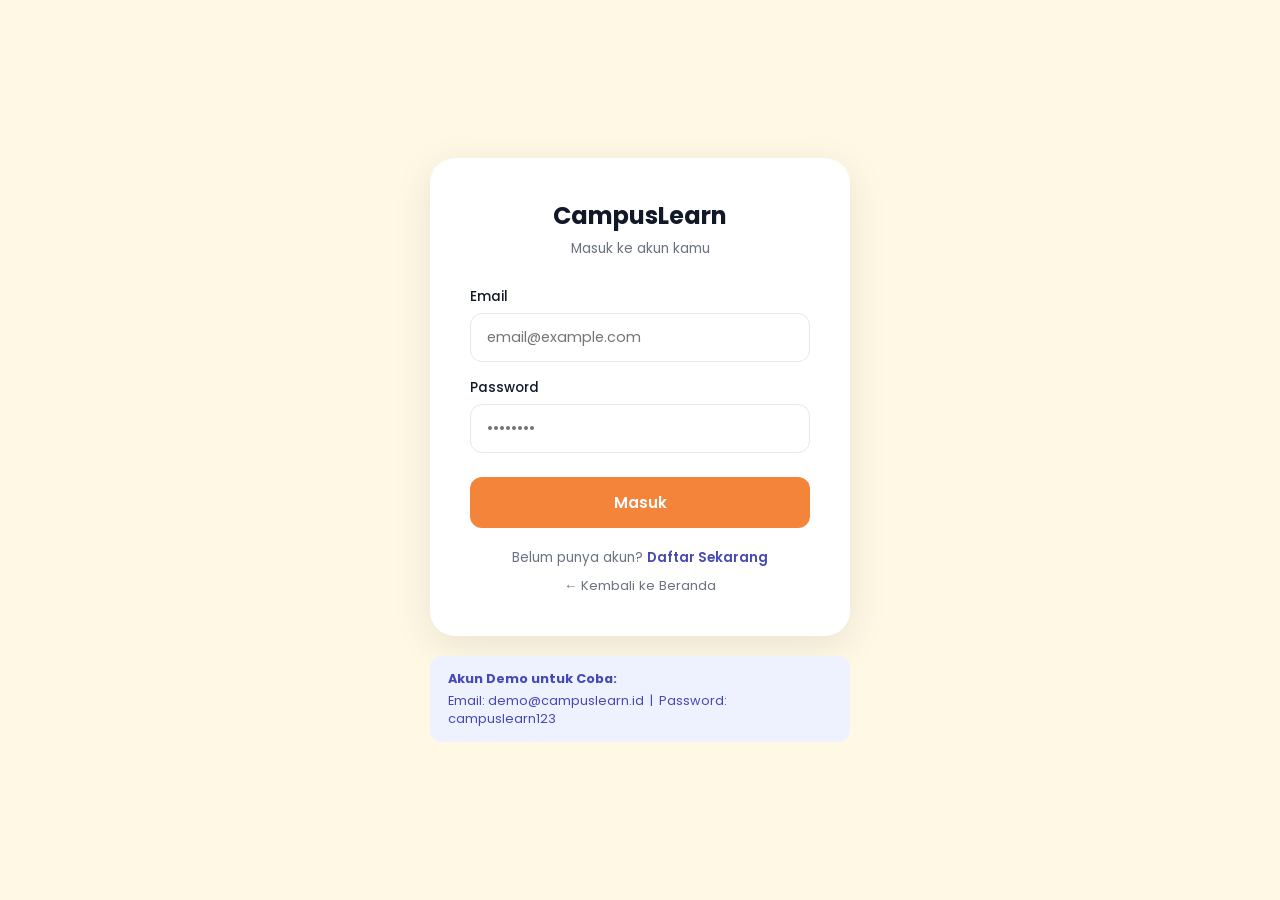
<file: login.html>
<!DOCTYPE html>
<html lang="id">
<head>
<meta charset="UTF-8">
<meta name="viewport" content="width=device-width, initial-scale=1">
<title>Masuk – CampusLearn</title>
<link rel="stylesheet" href="css/global.css">
<style>
body { display: flex; justify-content: center; align-items: center; min-height: 100vh; flex-direction: column; gap: 20px; }
.login-box {
  background: white; width: 420px; padding: 40px;
  border-radius: 25px; box-shadow: 0 10px 40px rgba(0,0,0,.09);
}
.login-box h1 { text-align: center; font-size: 1.5rem; margin-bottom: 6px; }
.subtitle { text-align: center; color: var(--gray); font-size: .86rem; margin-bottom: 28px; }
.input-group { margin-bottom: 16px; }
.input-group label { display: block; font-size: .84rem; font-weight: 500; margin-bottom: 6px; }
input {
  width: 100%; padding: 13px 16px;
  border: 1.5px solid #E5E7EB; border-radius: 12px;
  font-family: 'Poppins', sans-serif; font-size: .9rem;
  transition: border-color .2s;
}
input:focus { outline: none; border-color: var(--primary); }
.err { color: var(--red); font-size: .8rem; margin-top: 8px; display: none; }
.demo-info {
  background: #EEF2FF; border-radius: 12px;
  padding: 14px 18px; font-size: .8rem; color: var(--primary);
  width: 420px;
}
.demo-info strong { display: block; margin-bottom: 4px; }
</style>
</head>
<body>
<div class="login-box">
  <h1>CampusLearn</h1>
  <p class="subtitle">Masuk ke akun kamu</p>
  <div class="input-group">
    <label>Email</label>
    <input type="email" id="email" placeholder="email@example.com">
  </div>
  <div class="input-group">
    <label>Password</label>
    <input type="password" id="password" placeholder="••••••••">
  </div>
  <p class="err" id="err">Email atau password salah!</p>
  <button onclick="doLogin()" class="btn-primary"
    style="width:100%;border:none;cursor:pointer;font-size:.95rem;margin-top:8px;">
    Masuk
  </button>
  <p style="text-align:center;margin-top:20px;font-size:.84rem;color:var(--gray);">
    Belum punya akun?
    <a href="signup.html" style="color:var(--primary);font-weight:600;">Daftar Sekarang</a>
  </p>
  <p style="text-align:center;margin-top:8px;font-size:.82rem;">
    <a href="index.html" style="color:var(--gray);">← Kembali ke Beranda</a>
  </p>
</div>
<div class="demo-info">
  <strong>Akun Demo untuk Coba:</strong>
  Email: demo@campuslearn.id &nbsp;|&nbsp; Password: campuslearn123
</div>
<script>
if (localStorage.getItem('clUser')) window.location.href = 'dashboard.html';
const DEMO = {
  email: 'demo@campuslearn.id', password: 'campuslearn123',
  name: 'Maulida Iqlima Dhafa', nickname: 'Maul', nim: '5002211001',
  prodi: 'Statistika', univ: 'ITS', plan: 'premium'
};
function doLogin() {
  const email = document.getElementById('email').value.trim();
  const pass  = document.getElementById('password').value;
  const errEl = document.getElementById('err');
  const saved = JSON.parse(localStorage.getItem('clAccounts') || '[]');
  const all   = [DEMO, ...saved];
  const found = all.find(a => a.email === email && a.password === pass);
  if (found) {
    localStorage.setItem('clUser', JSON.stringify(found));
    window.location.href = 'dashboard.html';
  } else {
    errEl.style.display = 'block';
  }
}
document.addEventListener('keydown', e => { if (e.key === 'Enter') doLogin(); });
</script>
</body>
</html>
</file>
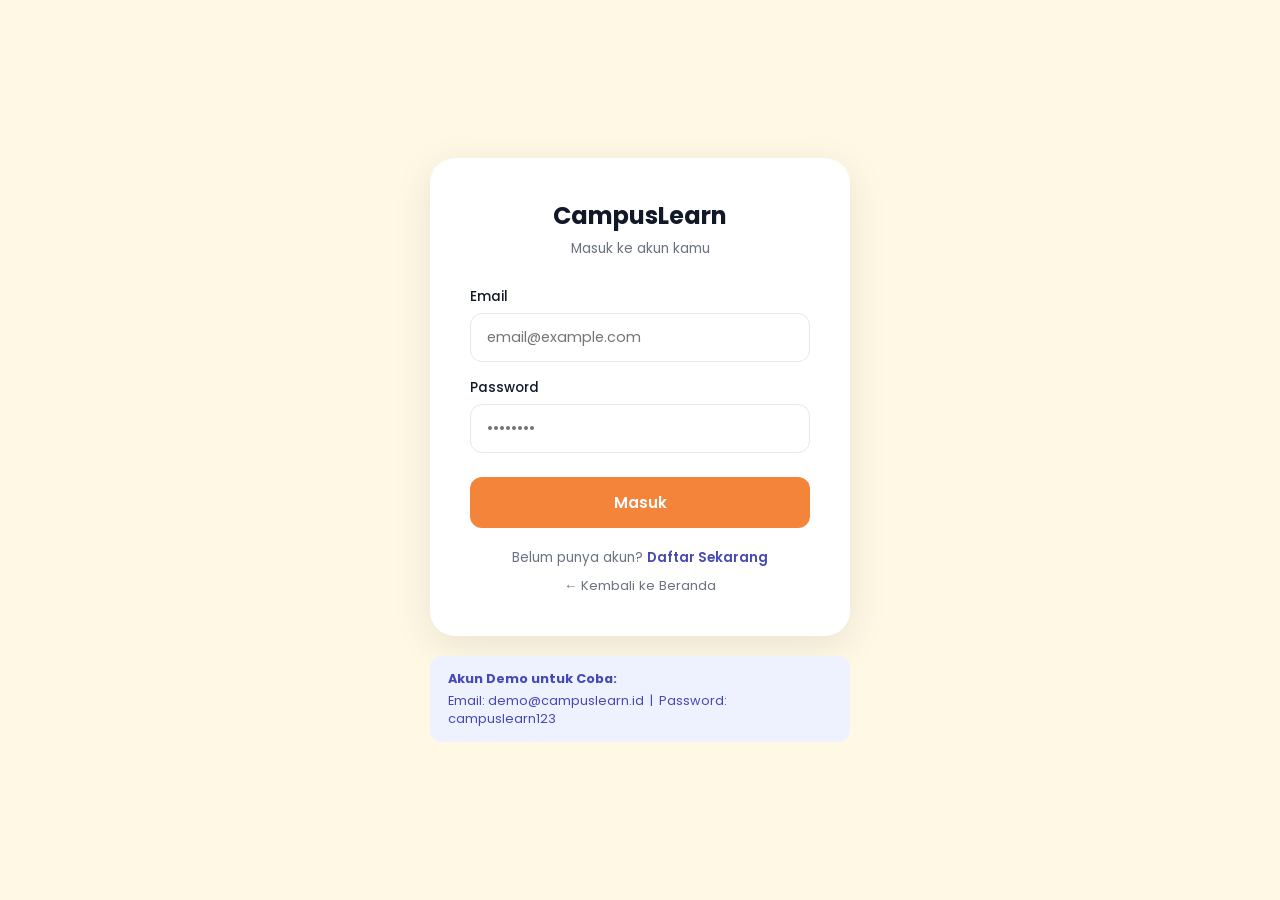
<file: profile.html>
<!DOCTYPE html>
<html lang="id">
<head>
<meta charset="UTF-8">
<meta name="viewport" content="width=device-width, initial-scale=1">
<title>Profil – CampusLearn</title>
<link rel="stylesheet" href="css/global.css">
<style>
.prof-top {
  background: white; border-radius: 24px; padding: 30px 32px;
  box-shadow: 0 4px 20px rgba(0,0,0,.06); margin-bottom: 22px;
  display: flex; align-items: center; gap: 28px;
}
.big-avatar {
  width: 88px; height: 88px; border-radius: 50%;
  background: #EEF2FF; color: var(--primary);
  display: flex; align-items: center; justify-content: center;
  font-size: 2.2rem; font-weight: 700; flex-shrink: 0;
}
.prof-name { font-size: 1.35rem; font-weight: 800; }
.prof-sub { color: var(--gray); font-size: .85rem; margin-top: 4px; }
.plan-chip { display: inline-block; margin-top: 12px; padding: 6px 16px; border-radius: 20px; font-size: .78rem; font-weight: 600; background: #FEF9C3; color: #92400E; }
.plan-chip.basic { background: #EFF6FF; color: #1D4ED8; }
.stats-3 { display: grid; grid-template-columns: repeat(3,1fr); gap: 18px; margin-bottom: 22px; }
.s-box { background: white; border-radius: 18px; padding: 22px 20px; text-align: center; box-shadow: 0 3px 14px rgba(0,0,0,.06); }
.s-box .num { font-size: 2rem; font-weight: 800; color: var(--primary); }
.s-box .lbl { font-size: .78rem; color: var(--gray); margin-top: 4px; }
.info-grid { display: grid; grid-template-columns: 1fr 1fr; gap: 20px; margin-bottom: 22px; }
.info-card { background: white; border-radius: 18px; padding: 22px; box-shadow: 0 3px 14px rgba(0,0,0,.06); }
.info-card h3 { font-size: .92rem; font-weight: 700; margin-bottom: 16px; }
.info-row { display: flex; justify-content: space-between; padding: 9px 0; border-bottom: 1px solid #F3F4F6; font-size: .85rem; }
.info-row:last-child { border-bottom: none; }
.info-row .lbl { color: var(--gray); }
.logout-row { background: white; border-radius: 18px; padding: 20px 24px; box-shadow: 0 3px 14px rgba(0,0,0,.06); display: flex; justify-content: space-between; align-items: center; }
</style>
</head>
<body>

<div class="sidebar">
  <div class="logo">
    <img src="assets/logo.png" style="width:140px;object-fit:contain;display:block;margin-bottom:4px;">
    <span style="display:block;font-size:.72rem;color:var(--gray);">Platform Belajar Mahasiswa</span>
  </div>
  <nav class="menu">
    <a href="dashboard.html">Home</a>
    <a href="clive.html">C-Live</a>
    <a href="ringkasin.html">Ringkasin</a>
    <a href="remindme.html">RemindMe</a>
    <a href="studygroup.html">Study Group</a>
    <a href="profile.html" class="active">Profil</a>
  </nav>
  <div class="sidebar-bottom">
    <div class="user-info">
      <div class="avatar" id="sb-avatar">R</div>
      <div><div class="user-name" id="sb-name">-</div><div class="user-plan" id="sb-plan">-</div></div>
    </div>
    <div class="logout-btn" onclick="logout()">Keluar</div>
  </div>
</div>

<div class="main">
  <div class="page-header">
    <h1>Profil Saya</h1>
    <p>Informasi akun dan aktivitas belajar</p>
  </div>

  <div class="prof-top">
    <div class="big-avatar" id="big-av">R</div>
    <div>
      <div class="prof-name" id="p-name">-</div>
      <div class="prof-sub" id="p-sub">-</div>
      <div class="plan-chip" id="p-chip">✪ Premium</div>
    </div>
    <div style="margin-left:auto;">
      <a href="index.html#harga" class="btn-outline" style="font-size:.82rem;padding:10px 20px;">Ganti Paket</a>
    </div>
  </div>

  <div class="stats-3">
    <div class="s-box"><div class="num">45</div><div class="lbl">Total Kelas</div></div>
    <div class="s-box"><div class="num">18</div><div class="lbl">Rangkuman Disimpan</div></div>
    <div class="s-box"><div class="num">🔥 12</div><div class="lbl">Hari Streak</div></div>
  </div>

  <div class="info-grid">
    <div class="info-card">
      <h3>Informasi Akun</h3>
      <div class="info-row"><span class="lbl">Nama</span><span id="i-name">-</span></div>
      <div class="info-row"><span class="lbl">Nama Panggilan</span><span id="i-nick">-</span></div>
      <div class="info-row"><span class="lbl">Email</span><span id="i-email">-</span></div>
      <div class="info-row"><span class="lbl">NIM</span><span id="i-nim">-</span></div>
      <div class="info-row"><span class="lbl">Program Studi</span><span id="i-prodi">-</span></div>
      <div class="info-row"><span class="lbl">Paket</span><span id="i-plan">-</span></div>
    </div>
    <div class="info-card">
      <h3>Aktivitas </h3>
      <div class="info-row"><span class="lbl">Kelas Diikuti</span><span>45</span></div>
      <div class="info-row"><span class="lbl">Video Ditonton</span><span>32</span></div>
      <div class="info-row"><span class="lbl">Rangkuman Dibaca</span><span>18</span></div>
      <div class="info-row"><span class="lbl">Study Group</span><span>7</span></div>
      <div class="info-row"><span class="lbl">Streak Belajar</span><span style="color:var(--orange);font-weight:600;">🔥 12 hari</span></div>
    </div>
  </div>

  <div class="logout-row">
    <div>
      <div style="font-weight:600;">Keluar dari Akun</div>
      <div style="font-size:.8rem;color:var(--gray);margin-top:2px;">Kamu akan diarahkan ke halaman login</div>
    </div>
    <button onclick="logout()" style="background:var(--red);color:white;border:none;padding:11px 22px;border-radius:12px;font-family:'Poppins',sans-serif;font-weight:600;cursor:pointer;font-size:.84rem;">
      Keluar
    </button>
  </div>
</div>

<script>
const user = JSON.parse(localStorage.getItem('clUser') || 'null');
if (!user) window.location.href = 'login.html';
else {
  const first = user.nickname || user.name.split(' ')[0];
  document.getElementById('sb-name').textContent = first;
  document.getElementById('sb-avatar').textContent = first[0].toUpperCase();
  document.getElementById('sb-plan').textContent = user.plan === 'premium' ? 'Premium' : 'Basic';
  document.getElementById('big-av').textContent = first[0].toUpperCase();
  document.getElementById('p-name').textContent = user.name;
  document.getElementById('p-sub').textContent = `NIM: ${user.nim||'-'} • ${user.prodi||'-'}`;
  const chip = document.getElementById('p-chip');
  if (user.plan === 'premium') { chip.textContent = 'Paket Premium'; }
  else { chip.textContent = 'Paket Basic'; chip.classList.add('basic'); }
  document.getElementById('i-name').textContent = user.name;
  document.getElementById('i-nick').textContent = first;
  document.getElementById('i-email').textContent = user.email;
  document.getElementById('i-nim').textContent = user.nim || '-';
  document.getElementById('i-prodi').textContent = user.prodi || '-';
  document.getElementById('i-plan').textContent = user.plan === 'premium' ? 'Premium' : 'Basic';
}
function logout() { localStorage.removeItem('clUser'); window.location.href = 'login.html'; }
</script>
</body>
</html>
</file>
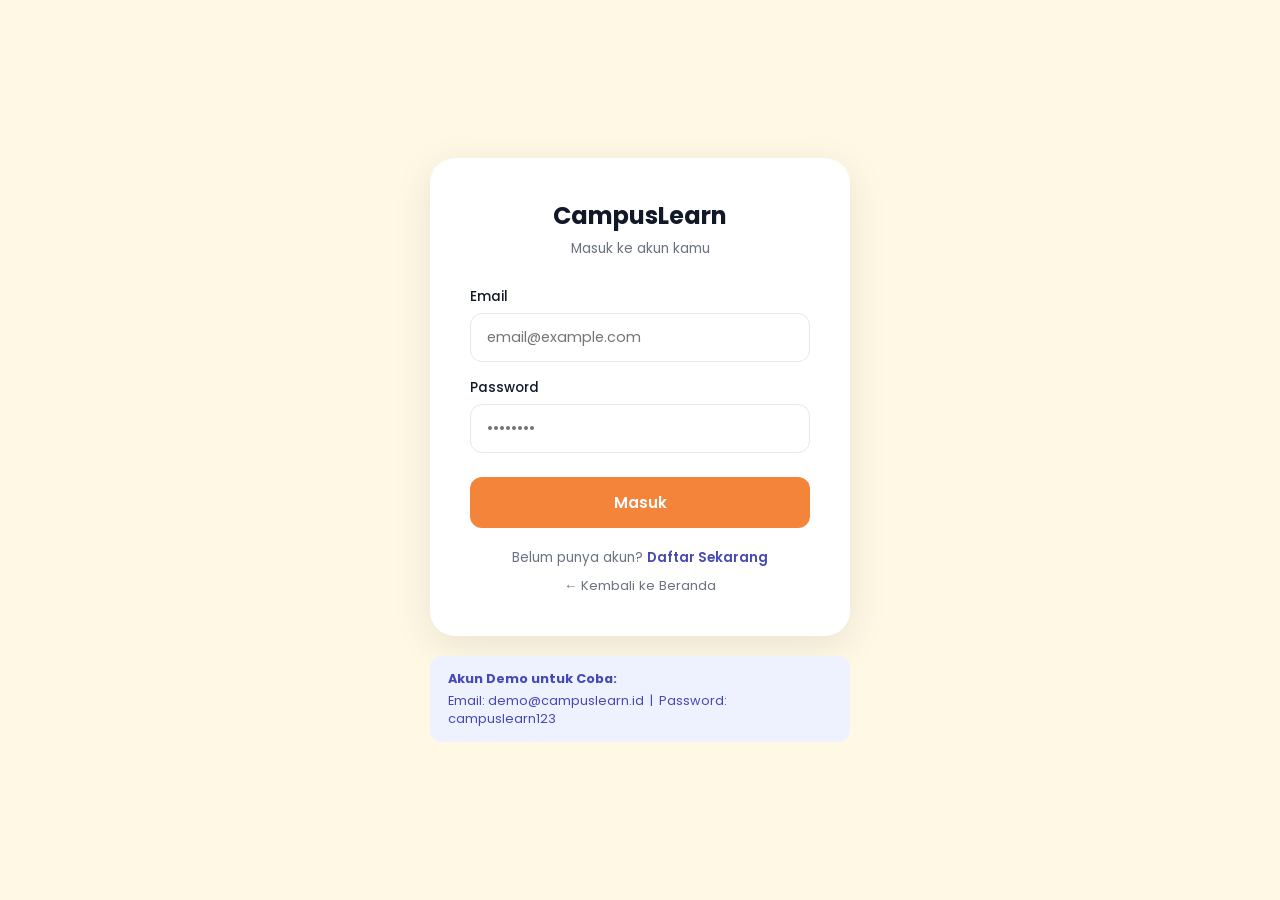
<file: remindme.html>
<!DOCTYPE html>
<html lang="id">
<head>
<meta charset="UTF-8">
<meta name="viewport" content="width=device-width, initial-scale=1">
<title>RemindMe – CampusLearn</title>
<link rel="stylesheet" href="css/global.css">
<style>
.filter-row { display: flex; gap: 10px; margin-bottom: 22px; flex-wrap: wrap; }
.f-btn {
  padding: 8px 18px; border-radius: 20px;
  border: 1.5px solid #E5E7EB; background: white;
  font-family: 'Poppins', sans-serif; font-size: .8rem;
  font-weight: 500; cursor: pointer; transition: all .2s;
}
.f-btn.active { background: var(--primary); color: white; border-color: var(--primary); }
.vid-grid { display: grid; grid-template-columns: repeat(3,1fr); gap: 18px; }
.vid-card {
  background: white; border-radius: 18px; overflow: hidden;
  box-shadow: 0 3px 16px rgba(0,0,0,.06); transition: transform .2s;
}
.vid-card:hover { transform: translateY(-3px); }
.v-thumb {
  height: 130px; display: flex; align-items: center;
  justify-content: center; position: relative;
}
.v-thumb img { width: 80px; height: 80px; object-fit: contain; }
.v-dur {
  position: absolute; bottom: 8px; right: 8px;
  background: rgba(0,0,0,.55); color: white;
  font-size: .68rem; font-weight: 600; padding: 3px 8px; border-radius: 6px;
}
.lock {
  position: absolute; inset: 0; background: rgba(0,0,0,.5);
  display: flex; flex-direction: column; align-items: center;
  justify-content: center; gap: 4px; color: white; font-size: .8rem; font-weight: 600;
}
.v-body { padding: 16px; }
.v-body h3 { font-size: .87rem; font-weight: 700; margin-bottom: 4px; }
.v-body .meta { font-size: .73rem; color: var(--gray); margin-bottom: 12px; }
.watch { display: inline-block; background: #EEF2FF; color: var(--primary); padding: 7px 16px; border-radius: 10px; font-size: .78rem; font-weight: 600; transition: all .2s; }
.watch:hover { background: var(--primary); color: white; }
.upgrade { display: inline-block; background: #FEF9C3; color: #92400E; padding: 7px 16px; border-radius: 10px; font-size: .78rem; font-weight: 600; }
</style>
</head>
<body>

<div class="sidebar">
  <div class="logo">
    <img src="assets/logo.png" style="width:140px;object-fit:contain;display:block;margin-bottom:4px;">
    <span style="display:block;font-size:.72rem;color:var(--gray);">Platform Belajar Mahasiswa</span>
  </div>
  <nav class="menu">
    <a href="dashboard.html">Home</a>
    <a href="clive.html">C-Live</a>
    <a href="ringkasin.html">Ringkasin</a>
    <a href="remindme.html" class="active">RemindMe</a>
    <a href="studygroup.html">Study Group</a>
    <a href="profile.html">Profil</a>
  </nav>
  <div class="sidebar-bottom">
    <div class="user-info">
      <div class="avatar" id="sb-avatar">R</div>
      <div><div class="user-name" id="sb-name">-</div><div class="user-plan" id="sb-plan">-</div></div>
    </div>
    <div class="logout-btn" onclick="logout()">Keluar</div>
  </div>
</div>

<div class="main">
  <div class="page-header">
    <h1>RemindMe</h1>
    <p>Rekaman semua sesi live teaching — tonton kapan saja</p>
  </div>
  <input type="text" class="search-bar" id="q" placeholder="Cari rekaman, tutor, atau mata kuliah..." oninput="render()">
  <div class="filter-row">
    <button class="f-btn active" onclick="setFilter('Semua',this)">Semua</button>
    <button class="f-btn" onclick="setFilter('Kalkulus 1',this)">Kalkulus 1</button>
    <button class="f-btn" onclick="setFilter('Kalkulus 2',this)">Kalkulus 2</button>
    <button class="f-btn" onclick="setFilter('Fisika Dasar',this)">Fisika Dasar</button>
    <button class="f-btn" onclick="setFilter('Kimia Dasar',this)">Kimia Dasar</button>
    <button class="f-btn" onclick="setFilter('Pemrograman Dasar',this)">Progdas</button>
    <button class="f-btn" onclick="setFilter('Biologi',this)">Biologi</button>
    <button class="f-btn" onclick="setFilter('Excel Dasar',this)">Excel</button>
  </div>
  <div class="vid-grid" id="grid"></div>
</div>

<script>
const user = JSON.parse(localStorage.getItem('clUser') || 'null');
if (!user) window.location.href = 'login.html';
else {
  const first = user.nickname || user.name.split(' ')[0];
  document.getElementById('sb-name').textContent = first;
  document.getElementById('sb-avatar').textContent = first[0].toUpperCase();
  document.getElementById('sb-plan').textContent = user.plan === 'premium' ? 'Premium' : 'Basic';
}
function logout() { localStorage.removeItem('clUser'); window.location.href = 'login.html'; }

const videos = [
  { icon:'<img src="assets/kalku.png">', bg:'#EEF2FF', title:'Limit Fungsi', matkul:'Kalkulus 1', tutor:'Andi Mahardika', dur:'1j 20m', date:'2 hari lalu', premium:false },
  { icon:'<img src="assets/kalku.png">', bg:'#EEF2FF', title:'Turunan & Aturan Rantai', matkul:'Kalkulus 1', tutor:'Andi Mahardika', dur:'1j 05m', date:'5 hari lalu', premium:false },
  { icon:'<img src="assets/kalku2.png">', bg:'#EEF2FF', title:'Integral Parsial', matkul:'Kalkulus 2', tutor:'Andi Mahardika', dur:'1j 30m', date:'1 minggu lalu', premium:true },
  { icon:'<img src="assets/kalku2.png">', bg:'#EEF2FF', title:'Deret Taylor', matkul:'Kalkulus Lanjutan', tutor:'Dian Kusuma', dur:'1j 30m', date:'2 minggu lalu', premium:true },
  { icon:'<img src="assets/fisika 1.png">', bg:'#fff2cc', title:'Gerak Lurus Beraturan', matkul:'Fisika Dasar', tutor:'Budi Santoso', dur:'55m', date:'3 hari lalu', premium:false },
  { icon:'<img src="assets/fisika 1.png">', bg:'#fff2cc', title:'Hukum Newton', matkul:'Fisika Dasar', tutor:'Budi Santoso', dur:'1j 10m', date:'1 minggu lalu', premium:true },
  { icon:'<img src="assets/kimia1.png">', bg:'#F0FDF4', title:'Stoikiometri Dasar', matkul:'Kimia Dasar', tutor:'Eka Putri', dur:'1j 05m', date:'4 hari lalu', premium:false },
  { icon:'<img src="assets/bio1.png">', bg:'#F0FDF4', title:'Sel & Organel', matkul:'Biologi', tutor:'Fitri Amelia', dur:'60m', date:'6 hari lalu', premium:true },
  { icon:'<img src="assets/data.png">', bg:'#F5F3FF', title:'Pengenalan Python', matkul:'Pemrograman Dasar', tutor:'Citra Dewi', dur:'1j 20m', date:'2 hari lalu', premium:false },
  { icon:'<img src="assets/data.png">', bg:'#F5F3FF', title:'Perulangan & Array', matkul:'Pemrograman Dasar', tutor:'Citra Dewi', dur:'1j 15m', date:'5 hari lalu', premium:true },
  { icon:'<img src="assets/metopen.png">', bg:'#FFF7ED', title:'Desain Penelitian', matkul:'Metodologi Penelitian', tutor:'Dian Kusuma', dur:'70m', date:'1 minggu lalu', premium:true },
  { icon:'<img src="assets/data.png">', bg:'#FFF7ED', title:'VLOOKUP & PivotTable', matkul:'Excel Dasar', tutor:'Andi Mahardika', dur:'50m', date:'3 hari lalu', premium:false },
];

let activeFilter = 'Semua';
function setFilter(f, btn) {
  activeFilter = f;
  document.querySelectorAll('.f-btn').forEach(b => b.classList.remove('active'));
  btn.classList.add('active');
  render();
}
function render() {
  const q = document.getElementById('q').value.toLowerCase();
  const isPremium = user.plan === 'premium';
  const filtered = videos.filter(v => {
    const matchF = activeFilter === 'Semua' || v.matkul === activeFilter;
    const matchQ = !q || v.title.toLowerCase().includes(q) || v.matkul.toLowerCase().includes(q) || v.tutor.toLowerCase().includes(q);
    return matchF && matchQ;
  });
  document.getElementById('grid').innerHTML = filtered.map(v => {
    const locked = v.premium && !isPremium;
    return `
      <div class="vid-card">
        <div class="v-thumb" style="background:${v.bg}">
          ${v.icon}
          <div class="v-dur">${v.dur}</div>
          ${locked ? '<div class="lock">🔒<span>Premium</span></div>' : ''}
        </div>
        <div class="v-body">
          <h3>${v.title}</h3>
          <div class="meta">${v.matkul} • ${v.tutor} • ${v.date}</div>
          ${locked
            ? `<a href="index.html#harga" class="upgrade">Upgrade Premium</a>`
            : `<a href="#" class="watch" onclick="alert('Pemutar video akan dibuka!');return false;">▶ Tonton</a>`
          }
        </div>
      </div>
    `;
  }).join('');
}
render();
</script>
</body>
</html>
</file>
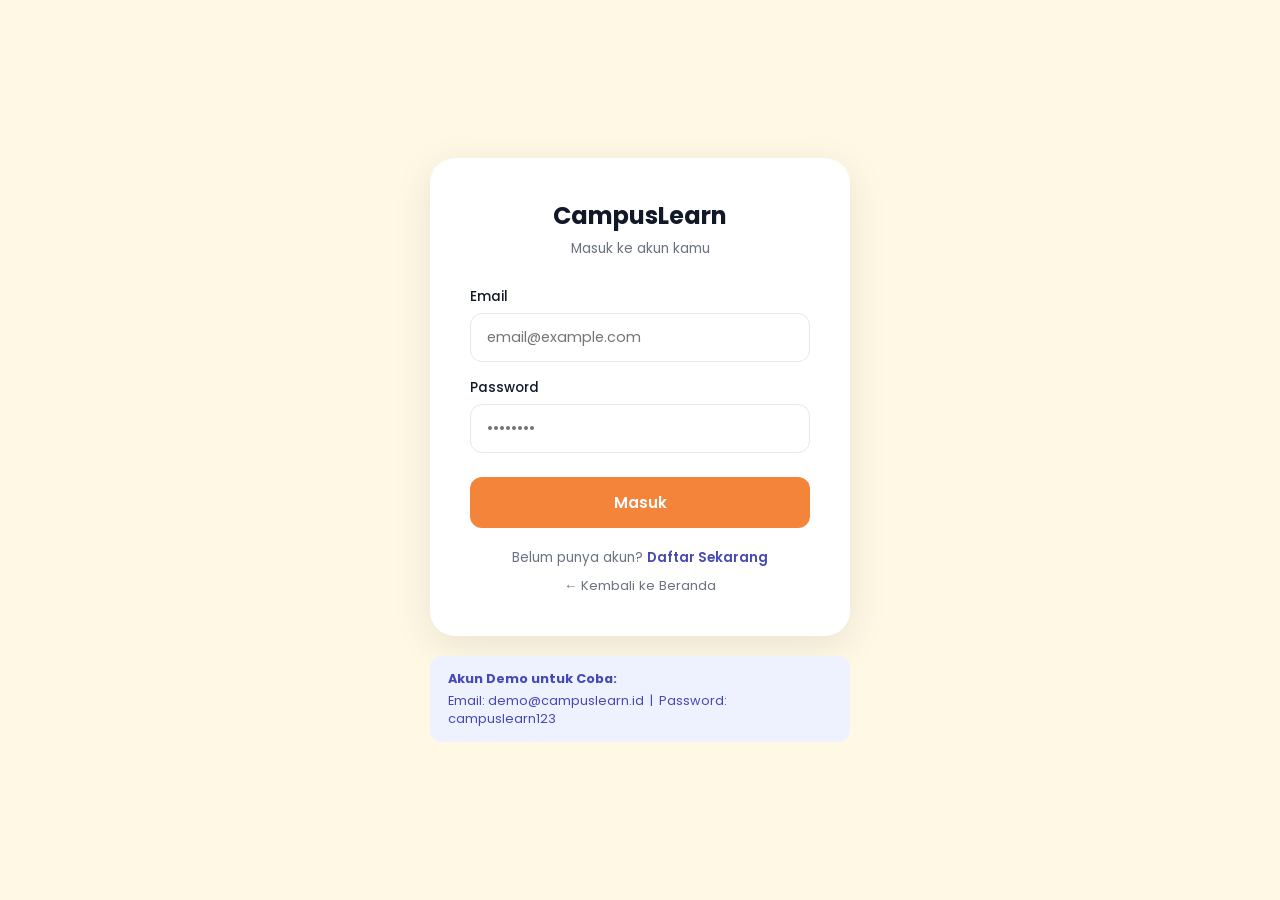
<file: ringkasin.html>
<!DOCTYPE html>
<html lang="id">
<head>
<meta charset="UTF-8">
<meta name="viewport" content="width=device-width, initial-scale=1">
<title>Ringkasin – CampusLearn</title>
<link rel="stylesheet" href="css/global.css">
<style>
.matkul-grid { display: grid; grid-template-columns: repeat(3,1fr); gap: 20px; }
.mk-card {
  background: white; border-radius: 20px; padding: 24px;
  box-shadow: 0 4px 20px rgba(0,0,0,.06);
  cursor: pointer; transition: transform .2s, box-shadow .2s;
}
.mk-card:hover { transform: translateY(-4px); box-shadow: 0 8px 28px rgba(0,0,0,.1); }
.mk-icon { margin-bottom: 12px; }
.mk-icon img { width: 56px; height: 56px; object-fit: contain; }
.mk-card h3 { font-size: .95rem; font-weight: 700; margin-bottom: 4px; }
.mk-card .tc { font-size: .78rem; color: var(--gray); margin-bottom: 14px; }
.prog-bar { background: #F3F4F6; border-radius: 20px; height: 6px; }
.prog-fill { background: var(--primary); border-radius: 20px; height: 6px; transition: width .4s; }
.prog-lbl { font-size: .7rem; color: var(--gray); margin-top: 5px; }
.overlay {
  display: none; position: fixed; inset: 0;
  background: rgba(0,0,0,.45); z-index: 300;
  align-items: center; justify-content: center;
}
.overlay.open { display: flex; }
.modal {
  background: white; border-radius: 24px;
  width: 90%; max-width: 540px; padding: 36px;
  max-height: 80vh; overflow-y: auto;
}
.modal-head { display: flex; justify-content: space-between; margin-bottom: 22px; }
.modal-head h2 { font-size: 1.15rem; font-weight: 700; }
.modal-close { cursor: pointer; font-size: 1.3rem; color: var(--gray); line-height: 1; }
.topic-list { list-style: none; }
.topic-list li {
  padding: 12px 0; border-bottom: 1px solid #F3F4F6;
  display: flex; justify-content: space-between; align-items: center;
  font-size: .87rem;
}
.topic-list li:last-child { border-bottom: none; }
.t-done { color: #16a34a; font-weight: 600; font-size: .76rem; }
.t-todo { color: var(--gray); font-size: .76rem; }
#m-icon img { width: 48px; height: 48px; object-fit: contain; }
</style>
</head>
<body>

<div class="sidebar">
  <div class="logo">
    <img src="assets/logo.png" style="width:140px;object-fit:contain;display:block;margin-bottom:4px;">
    <span style="display:block;font-size:.72rem;color:var(--gray);">Platform Belajar Mahasiswa</span>
  </div>
  <nav class="menu">
    <a href="dashboard.html">Home</a>
    <a href="clive.html">C-Live</a>
    <a href="ringkasin.html" class="active">Ringkasin</a>
    <a href="remindme.html">RemindMe</a>
    <a href="studygroup.html">Study Group</a>
    <a href="profile.html">Profil</a>
  </nav>
  <div class="sidebar-bottom">
    <div class="user-info">
      <div class="avatar" id="sb-avatar">R</div>
      <div><div class="user-name" id="sb-name">-</div><div class="user-plan" id="sb-plan">-</div></div>
    </div>
    <div class="logout-btn" onclick="logout()"> Keluar</div>
  </div>
</div>

<div class="main">
  <div class="page-header">
    <h1>📄 Ringkasin</h1>
    <p>Rangkuman materi terstruktur per mata kuliah</p>
  </div>
  <input type="text" class="search-bar" placeholder="Cari mata kuliah atau topik..." oninput="filter(this.value)">
  <div class="matkul-grid" id="grid"></div>
</div>

<div class="overlay" id="overlay" onclick="closeModal(event)">
  <div class="modal">
    <div class="modal-head">
      <div>
        <div id="m-icon" style="margin-bottom:6px;"></div>
        <h2 id="m-title"></h2>
      </div>
      <div class="modal-close" onclick="closeModalDirect()">✕</div>
    </div>
    <ul class="topic-list" id="m-topics"></ul>
  </div>
</div>

<script>
const user = JSON.parse(localStorage.getItem('clUser') || 'null');
if (!user) window.location.href = 'login.html';
else {
  const first = user.nickname || user.name.split(' ')[0];
  document.getElementById('sb-name').textContent = first;
  document.getElementById('sb-avatar').textContent = first[0].toUpperCase();
  document.getElementById('sb-plan').textContent = user.plan === 'premium' ? 'Premium' : 'Basic';
}
function logout() { localStorage.removeItem('clUser'); window.location.href = 'login.html'; }

const data = [
  { icon:'<img src="assets/kalku.png">', name:'Kalkulus 1', prog:80, topics:['Limit Fungsi','Turunan (Diferensial)','Aturan Rantai','Aplikasi Turunan','Fungsi Implisit','Teorema Nilai Rata-Rata','Integral Tak Tentu','Integral Tertentu','Teorema Dasar Kalkulus','Teknik Substitusi','Integral Parsial','Luas Daerah'] },
  { icon:'<img src="assets/kalku2.png">', name:'Kalkulus 2', prog:60, topics:['Integral Lipat Dua','Integral Lipat Tiga','Koordinat Polar','Deret Tak Hingga','Deret Taylor & Maclaurin','Persamaan Diferensial Orde 1','Persamaan Diferensial Orde 2','Transformasi Laplace','Vektor di R3','Fungsi Vektor','Volume Benda Putar'] },
  { icon:'<img src="assets/kalku2.png">', name:'Kalkulus Lanjutan', prog:30, topics:['Analisis Real','Barisan & Deret','Konvergensi','Fungsi Multi-variabel','Gradien & Divergen','Teorema Green','Teorema Stokes','Integral Garis','Integral Permukaan'] },
  { icon:'<img src="assets/fisika 1.png">', name:'Fisika Dasar', prog:70, topics:['Kinematika','Dinamika Newton','Usaha & Energi','Momentum & Impuls','Gerak Rotasi','Fluida Statis','Fluida Dinamis','Termofisika','Gelombang','Optika Geometris'] },
  { icon:'<img src="assets/fisika2.png">', name:'Fisika Mekanika', prog:45, topics:['Mekanika Lagrange','Mekanika Hamilton','Gerak Osilasi','Medan Sentral','Mekanika Benda Tegar','Mekanika Fluida Lanjutan','Relativitas Khusus','Mekanika Kuantum Pengantar'] },
  { icon:'<img src="assets/kimia1.png">', name:'Kimia Dasar', prog:55, topics:['Struktur Atom','Tabel Periodik','Ikatan Kimia','Stoikiometri','Larutan','Asam & Basa','Reaksi Redoks','Termokimia','Kinetika Kimia','Kesetimbangan Kimia'] },
  { icon:'<img src="assets/bio1.png">', name:'Biologi', prog:65, topics:['Sel & Organel','Membran Sel','Metabolisme Sel','DNA & RNA','Sintesis Protein','Pembelahan Sel','Genetika Mendel','Evolusi','Ekosistem'] },
  { icon:'<img src="assets/data.png">', name:'Pemrograman Dasar', prog:75, topics:['Algoritma & Flowchart','Variabel & Tipe Data','Operator','Percabangan (if-else)','Perulangan (loop)','Array','Fungsi / Prosedur','String','Rekursi','Pengantar OOP'] },
  { icon:'<img src="assets/metopen.png">', name:'Metodologi Penelitian', prog:50, topics:['Jenis Penelitian','Rumusan Masalah','Tinjauan Pustaka','Hipotesis','Instrumen Penelitian','Analisis Data Kuantitatif','Analisis Data Kualitatif','Penulisan Laporan'] },
  { icon:'<img src="assets/data.png">', name:'Excel Dasar', prog:40, topics:['Antarmuka Excel','Rumus Dasar (SUM, AVERAGE)','Referensi Sel','Fungsi IF','Fungsi VLOOKUP','Grafik & Chart','PivotTable','Format & Print'] },
];

function render(list) {
  document.getElementById('grid').innerHTML = list.map((m,i) => `
    <div class="mk-card" onclick="openModal(${i})">
      <div class="mk-icon">${m.icon}</div>
      <h3>${m.name}</h3>
      <div class="tc">${m.topics.length} Topik</div>
      <div class="prog-bar"><div class="prog-fill" style="width:${m.prog}%"></div></div>
      <div class="prog-lbl">Progress: ${m.prog}%</div>
    </div>
  `).join('');
}
render(data);

function filter(q) {
  const f = data.filter(m =>
    m.name.toLowerCase().includes(q.toLowerCase()) ||
    m.topics.some(t => t.toLowerCase().includes(q.toLowerCase()))
  );
  render(f);
}

function openModal(i) {
  const m = data[i];
  document.getElementById('m-icon').innerHTML = m.icon;
  document.getElementById('m-title').textContent = m.name;
  const doneCount = Math.round(m.topics.length * m.prog / 100);
  document.getElementById('m-topics').innerHTML = m.topics.map((t,ti) => `
    <li>
      <span>${t}</span>
      <span class="${ti < doneCount ? 't-done' : 't-todo'}">${ti < doneCount ? '✓ Selesai' : 'Belum'}</span>
    </li>
  `).join('');
  document.getElementById('overlay').classList.add('open');
}
function closeModal(e) { if (e.target.id === 'overlay') closeModalDirect(); }
function closeModalDirect() { document.getElementById('overlay').classList.remove('open'); }
</script>
</body>
</html>
</file>
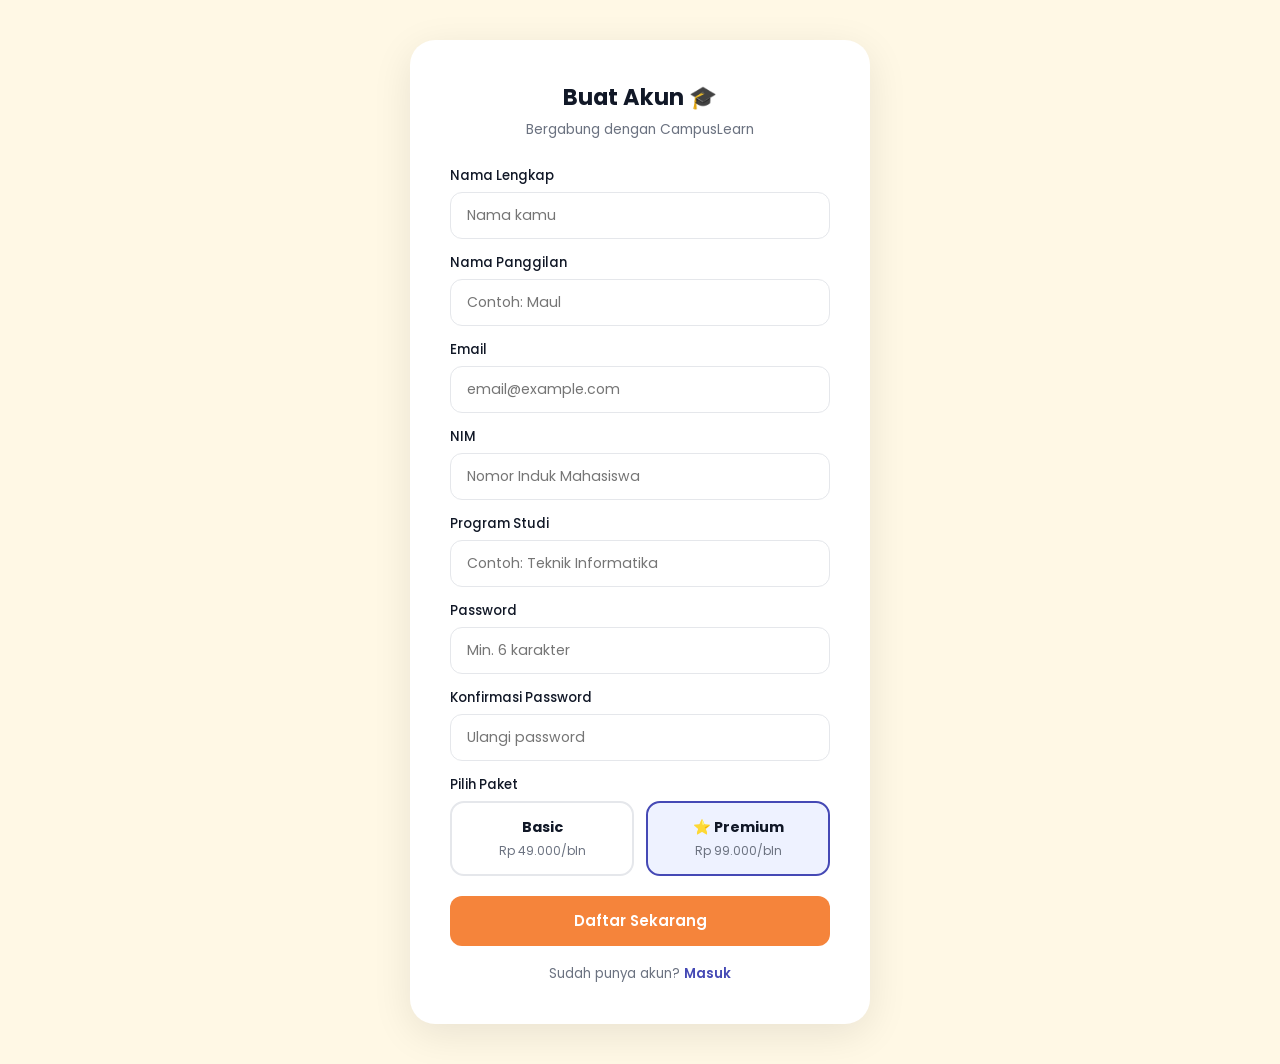
<file: signup.html>
<!DOCTYPE html>
<html lang="id">
<head>
<meta charset="UTF-8">
<meta name="viewport" content="width=device-width, initial-scale=1">
<title>Daftar – CampusLearn</title>
<link rel="stylesheet" href="css/global.css">
<style>
body { display: flex; justify-content: center; align-items: center; min-height: 100vh; padding: 40px 16px; }
.login-box {
  background: white; width: 460px; padding: 40px;
  border-radius: 25px; box-shadow: 0 10px 40px rgba(0,0,0,.09);
}
.login-box h1 { text-align: center; margin-bottom: 6px; font-size: 1.4rem; }
.subtitle { text-align: center; color: var(--gray); font-size: .86rem; margin-bottom: 26px; }
.input-group { margin-bottom: 14px; }
.input-group label { display: block; font-size: .83rem; font-weight: 500; margin-bottom: 6px; }
input {
  width: 100%; padding: 12px 16px;
  border: 1.5px solid #E5E7EB; border-radius: 12px;
  font-family: 'Poppins', sans-serif; font-size: .88rem;
  transition: border-color .2s;
}
input:focus { outline: none; border-color: var(--primary); }
.plan-grid { display: grid; grid-template-columns: 1fr 1fr; gap: 12px; margin-bottom: 20px; }
.plan-opt {
  border: 2px solid #E5E7EB; border-radius: 14px;
  padding: 14px; cursor: pointer; transition: all .2s; text-align: center;
}
.plan-opt.sel { border-color: var(--primary); background: #EEF2FF; }
.plan-opt h4 { font-size: .9rem; margin-bottom: 4px; }
.plan-opt p { font-size: .75rem; color: var(--gray); }
.err { color: var(--red); font-size: .8rem; margin-bottom: 10px; display: none; }
</style>
</head>
<body>

<div class="login-box">
  <h1>Buat Akun 🎓</h1>
  <p class="subtitle">Bergabung dengan CampusLearn</p>

  <div class="input-group">
    <label>Nama Lengkap</label>
    <input type="text" id="name" placeholder="Nama kamu">
  </div>
  <div class="input-group">
    <label>Nama Panggilan</label>
    <input type="text" id="nickname" placeholder="Contoh: Maul">
  </div>
  <div class="input-group">
    <label>Email</label>
    <input type="email" id="email" placeholder="email@example.com">
  </div>
  <div class="input-group">
    <label>NIM</label>
    <input type="text" id="nim" placeholder="Nomor Induk Mahasiswa">
  </div>
  <div class="input-group">
    <label>Program Studi</label>
    <input type="text" id="prodi" placeholder="Contoh: Teknik Informatika">
  </div>
  <div class="input-group">
    <label>Password</label>
    <input type="password" id="password" placeholder="Min. 6 karakter">
  </div>
  <div class="input-group">
    <label>Konfirmasi Password</label>
    <input type="password" id="password2" placeholder="Ulangi password">
  </div>

  <div class="input-group">
    <label>Pilih Paket</label>
    <div class="plan-grid">
      <div class="plan-opt" id="opt-basic" onclick="setPlan('basic')">
        <h4>Basic</h4><p>Rp 49.000/bln</p>
      </div>
      <div class="plan-opt sel" id="opt-premium" onclick="setPlan('premium')">
        <h4>⭐ Premium</h4><p>Rp 99.000/bln</p>
      </div>
    </div>
  </div>

  <p class="err" id="err">-</p>

  <button onclick="doSignup()" class="btn-primary"
    style="width:100%;border:none;cursor:pointer;font-size:.93rem;">
    Daftar Sekarang
  </button>

  <p style="text-align:center;margin-top:18px;font-size:.83rem;color:var(--gray);">
    Sudah punya akun?
    <a href="login.html" style="color:var(--primary);font-weight:600;">Masuk</a>
  </p>
</div>

<script>
let chosenPlan = 'premium';

function setPlan(plan) {
  chosenPlan = plan;
  document.getElementById('opt-basic').classList.toggle('sel', plan === 'basic');
  document.getElementById('opt-premium').classList.toggle('sel', plan === 'premium');
}

function doSignup() {
  const name     = document.getElementById('name').value.trim();
  const nickname = document.getElementById('nickname').value.trim();
  const email    = document.getElementById('email').value.trim();
  const nim      = document.getElementById('nim').value.trim();
  const prodi    = document.getElementById('prodi').value.trim();
  const pass     = document.getElementById('password').value;
  const pass2    = document.getElementById('password2').value;
  const errEl    = document.getElementById('err');

  const showErr = msg => { errEl.textContent = msg; errEl.style.display = 'block'; };

  if (!name || !email || !nim || !prodi || !pass) return showErr('Semua field wajib diisi!');
  if (pass.length < 6) return showErr('Password minimal 6 karakter!');
  if (pass !== pass2) return showErr('Konfirmasi password tidak cocok!');

  const accounts = JSON.parse(localStorage.getItem('clAccounts') || '[]');
  if (accounts.find(a => a.email === email)) return showErr('Email sudah terdaftar!');

  const user = { name, nickname: nickname || name.split(' ')[0], email, nim, prodi, password: pass, plan: chosenPlan };
  accounts.push(user);
  localStorage.setItem('clAccounts', JSON.stringify(accounts));
  localStorage.setItem('clUser', JSON.stringify(user));
  window.location.href = 'dashboard.html';
}
</script>
</body>
</html>
</file>
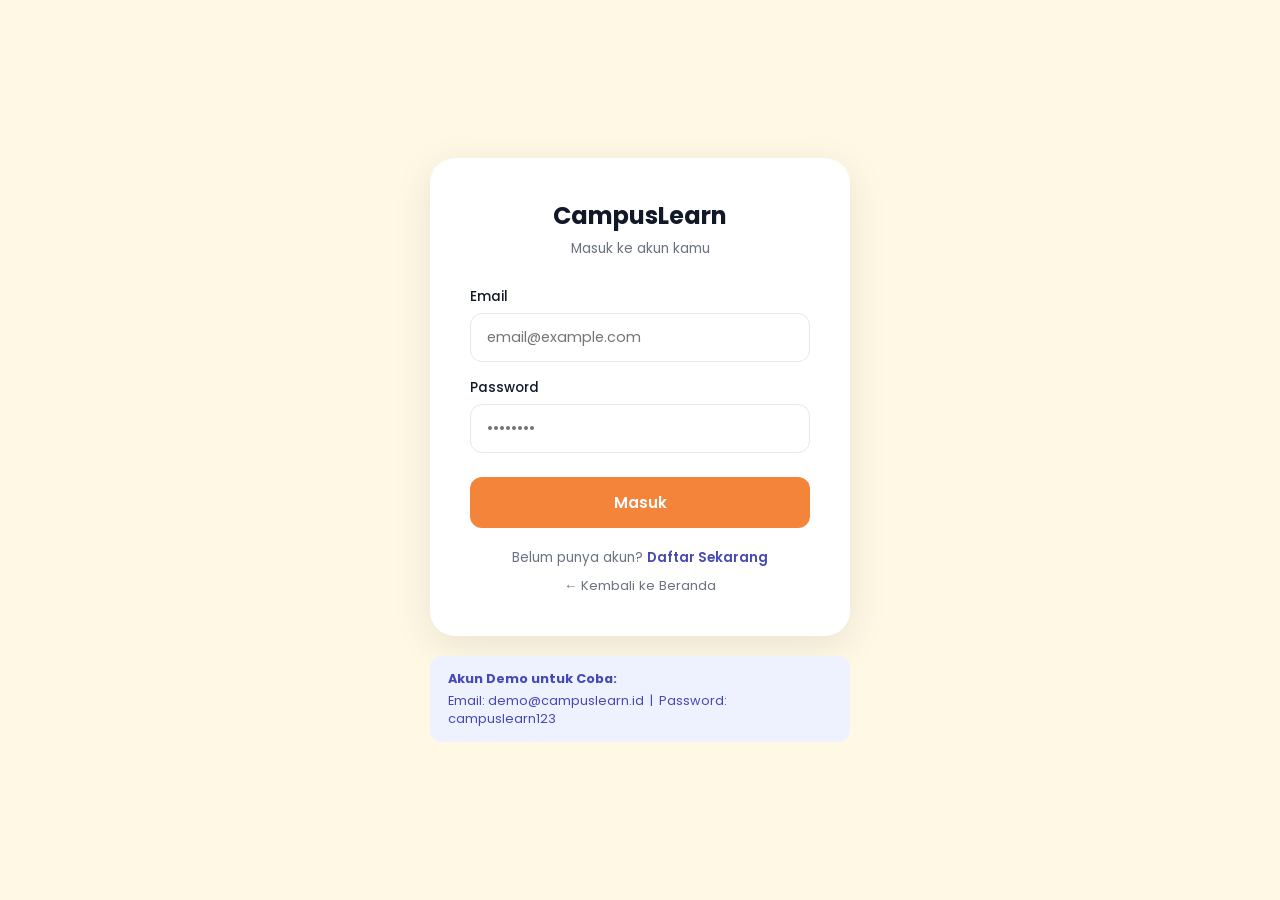
<file: studygroup.html>
<!DOCTYPE html>
<html lang="id">
<head>
<meta charset="UTF-8">
<meta name="viewport" content="width=device-width, initial-scale=1">
<title>Study Group – CampusLearn</title>
<link rel="stylesheet" href="css/global.css">
<style>
.top-bar { display: flex; justify-content: space-between; align-items: flex-end; margin-bottom: 24px; }
.tab-row { display: flex; gap: 8px; margin-bottom: 20px; }
.tab { padding: 9px 20px; border-radius: 20px; border: 1.5px solid #E5E7EB; background: white; font-family: 'Poppins', sans-serif; font-size: .82rem; font-weight: 500; cursor: pointer; transition: all .2s; }
.tab.active { background: var(--primary); color: white; border-color: var(--primary); }
.grp-card {
  background: white; border-radius: 18px; padding: 20px 22px;
  box-shadow: 0 3px 14px rgba(0,0,0,.06);
  display: flex; align-items: center; gap: 18px; margin-bottom: 12px;
}
.grp-icon { width: 52px; height: 52px; border-radius: 14px; background: #EEF2FF; display: flex; align-items: center; justify-content: center; font-size: 1.5rem; flex-shrink: 0; }
.grp-info { flex: 1; }
.grp-info h3 { font-weight: 700; margin-bottom: 3px; font-size: .92rem; }
.grp-info .meta { font-size: .76rem; color: var(--gray); }
.grp-info .status { font-size: .74rem; margin-top: 6px; }
.grp-actions { display: flex; flex-direction: column; align-items: flex-end; gap: 8px; }
.join-btn { padding: 8px 18px; border-radius: 10px; font-family: 'Poppins', sans-serif; font-size: .78rem; font-weight: 600; cursor: pointer; border: none; transition: all .2s; background: #EEF2FF; color: var(--primary); }
.join-btn.joined { background: var(--primary); color: white; }
.disc-link { font-size: .76rem; color: var(--primary); font-weight: 600; cursor: pointer; }
.disc-link:hover { text-decoration: underline; }
#disc-panel { display: none; }
.back { display: inline-flex; align-items: center; gap: 8px; color: var(--gray); font-size: .85rem; cursor: pointer; margin-bottom: 20px; font-weight: 500; }
.back:hover { color: var(--primary); }
.disc-head { background: white; border-radius: 18px; padding: 20px 22px; box-shadow: 0 3px 14px rgba(0,0,0,.06); margin-bottom: 20px; display: flex; align-items: center; gap: 16px; }
.post { background: white; border-radius: 16px; padding: 18px 20px; box-shadow: 0 2px 10px rgba(0,0,0,.05); margin-bottom: 12px; }
.post-top { display: flex; align-items: center; gap: 10px; margin-bottom: 10px; }
.p-avatar { width: 34px; height: 34px; border-radius: 50%; background: var(--primary); color: white; display: flex; align-items: center; justify-content: center; font-weight: 700; font-size: .85rem; }
.p-author { font-size: .84rem; font-weight: 600; }
.p-time { font-size: .72rem; color: var(--gray); }
.p-text { font-size: .86rem; line-height: 1.65; }
.p-acts { display: flex; gap: 16px; margin-top: 10px; }
.p-act { font-size: .75rem; color: var(--gray); cursor: pointer; }
.p-act:hover { color: var(--primary); }
.new-post-box { background: white; border-radius: 16px; padding: 20px; box-shadow: 0 2px 10px rgba(0,0,0,.05); margin-top: 16px; }
.new-post-box h4 { font-size: .88rem; font-weight: 600; margin-bottom: 12px; }
textarea { width: 100%; padding: 12px 14px; border: 1.5px solid #E5E7EB; border-radius: 12px; font-family: 'Poppins', sans-serif; font-size: .86rem; resize: none; }
textarea:focus { outline: none; border-color: var(--primary); }
</style>
</head>
<body>

<div class="sidebar">
  <div class="logo">
    <img src="assets/logo.png" style="width:140px;object-fit:contain;display:block;margin-bottom:4px;">
    <span style="display:block;font-size:.72rem;color:var(--gray);">Platform Belajar Mahasiswa</span>
  </div>
  <nav class="menu">
    <a href="dashboard.html">Home</a>
    <a href="clive.html">C-Live</a>
    <a href="ringkasin.html">Ringkasin</a>
    <a href="remindme.html">RemindMe</a>
    <a href="studygroup.html" class="active">Study Group</a>
    <a href="profile.html">Profil</a>
  </nav>
  <div class="sidebar-bottom">
    <div class="user-info">
      <div class="avatar" id="sb-avatar">R</div>
      <div><div class="user-name" id="sb-name">-</div><div class="user-plan" id="sb-plan">-</div></div>
    </div>
    <div class="logout-btn" onclick="logout()">Keluar</div>
  </div>
</div>

<div class="main">
  <div id="list-panel">
    <div class="top-bar">
      <div class="page-header" style="margin-bottom:0;">
        <h1>Study Group</h1>
        <p>Komunitas belajar per mata kuliah</p>
      </div>
      <button onclick="createGroup()" class="btn-primary" style="border:none;cursor:pointer;font-size:.84rem;padding:12px 22px;">+ Buat Grup</button>
    </div>
    <input type="text" class="search-bar" placeholder="Cari grup..." oninput="renderGroups(this.value)">
    <div class="tab-row">
      <button class="tab active" onclick="setTab('semua',this)">Semua Grup</button>
      <button class="tab" onclick="setTab('saya',this)">Grup Saya</button>
    </div>
    <div id="groups-list"></div>
  </div>

  <div id="disc-panel">
    <div class="back" onclick="backToList()">← Kembali ke Daftar Grup</div>
    <div class="disc-head" id="disc-head"></div>
    <div id="disc-posts"></div>
    <div class="new-post-box">
      <h4>💬 Tulis Diskusi</h4>
      <textarea id="post-text" rows="3" placeholder="Tulis pertanyaan atau diskusi kamu..."></textarea>
      <div style="margin-top:12px;">
        <button onclick="submitPost()" class="btn-primary" style="border:none;cursor:pointer;font-size:.84rem;padding:10px 22px;">Kirim</button>
      </div>
    </div>
  </div>
</div>

<script>
const user = JSON.parse(localStorage.getItem('clUser') || 'null');
if (!user) window.location.href = 'login.html';
else {
  const first = user.nickname || user.name.split(' ')[0];
  document.getElementById('sb-name').textContent = first;
  document.getElementById('sb-avatar').textContent = first[0].toUpperCase();
  document.getElementById('sb-plan').textContent = user.plan === 'premium' ? 'Premium' : 'Basic';
}
function logout() { localStorage.removeItem('clUser'); window.location.href = 'login.html'; }

const defaultGroups = [
  { id:1, icon:'𝞹', name:'Pejuang Kalkulus', matkul:'Kalkulus 1 & 2', members:120, active:true, lastPost:'5 menit lalu',
    posts:[
      { author:'Maul Calon Orang Kaya', time:'10 menit lalu', text:'Ada yang bisa bantu soal integral substitusi nomor 5? Aku bingung di bagian dx-nya 🙏' },
      { author:'Dhafa Ambiss', time:'8 menit lalu', text:'Di soal itu substitusi u = x² + 1, jadi du = 2x dx. Tinggal ganti ke integralnya!' },
    ]
  },
  { id:2, icon:'mc²', name:'Fisika Einstein', matkul:'Fisika Dasar', members:98, active:true, lastPost:'22 menit lalu',
    posts:[
      { author:'Iqlima Lucukk', time:'1 jam lalu', text:'Guys tutor Budi bilang besok ada kuis tentang gerak harmonik. Yang sudah baca, share catatan dong!' },
      { author:'Azzahra baikk', time:'45 menit lalu', text:'Udah aku upload di drive, cek link di grup WA ya 😊' },
    ]
  },
  { id:3, icon:'💻', name:'Pecinta Data', matkul:'Pemrograman Dasar', members:75, active:false, lastPost:'2 jam lalu',
    posts:[
      { author:'Cahya Ilahi', time:'2 jam lalu', text:'Error terus: "NameError: name x is not defined" — ada yang tau kenapa?' },
      { author:'Rahmi Rizz', time:'1.5 jam lalu', text:'Itu berarti kamu belum deklarasi variabel x. Tambahin x = 0 sebelum dipakai!' },
    ]
  },
  { id:4, icon:'🧪', name:'Kimia Mania', matkul:'Kimia Dasar', members:60, active:true, lastPost:'1 jam lalu',
    posts:[{ author:'Saya Bingung', time:'1 jam lalu', text:'Stoikiometri masih bingung 😅 Ada yang mau buat sesi belajar bareng minggu ini?' }]
  },
  { id:5, icon:'🧬', name:'Bio Squad', matkul:'Biologi', members:55, active:true, lastPost:'30 menit lalu',
    posts:[{ author:'Ayu', time:'30 menit lalu', text:'Yang masih bingung transkripsi vs translasi, aku mau buat thread penjelasan besok!' }]
  },
  { id:6, icon:'📊', name:'Future Analyst', matkul:'Excel Dasar', members:45, active:false, lastPost:'3 jam lalu',
    posts:[{ author:'calon CEO', time:'3 jam lalu', text:'Tips VLOOKUP: kalau pakai match type FALSE, kolom referensi tidak perlu diurutkan!' }]
  },
];

let groups = JSON.parse(localStorage.getItem('sg_groups') || 'null') || defaultGroups;
let joined = JSON.parse(localStorage.getItem('sg_joined') || '[1,2]');
let activeTab = 'semua';
let currentGroup = null;

function setTab(t, btn) {
  activeTab = t;
  document.querySelectorAll('.tab').forEach(b => b.classList.remove('active'));
  btn.classList.add('active');
  renderGroups();
}

function renderGroups(q = '') {
  let list = groups;
  if (activeTab === 'saya') list = groups.filter(g => joined.includes(g.id));
  if (q) list = list.filter(g => g.name.toLowerCase().includes(q.toLowerCase()) || g.matkul.toLowerCase().includes(q.toLowerCase()));
  if (!list.length) {
    document.getElementById('groups-list').innerHTML = '<div style="text-align:center;color:var(--gray);padding:40px 0;">Tidak ada grup ditemukan</div>';
    return;
  }
  document.getElementById('groups-list').innerHTML = list.map(g => {
    const isJoined = joined.includes(g.id);
    return `
      <div class="grp-card">
        <div class="grp-icon">${g.icon}</div>
        <div class="grp-info">
          <h3>${g.name}</h3>
          <div class="meta">${g.matkul} • ${g.members} anggota</div>
          <div class="status">
            <span style="color:${g.active?'#16a34a':'var(--gray)'}">● ${g.active?'Aktif':'Offline'}</span>
            <span style="color:var(--gray);margin-left:10px;">Diskusi: ${g.lastPost}</span>
          </div>
        </div>
        <div class="grp-actions">
          <button class="join-btn ${isJoined?'joined':''}" onclick="toggleJoin(${g.id},this)">
            ${isJoined?'✓ Bergabung':'+ Gabung'}
          </button>
          <span class="disc-link" onclick="openDisc(${g.id})">+ Buka Diskusi →</span>
        </div>
      </div>
    `;
  }).join('');
}
renderGroups();

function toggleJoin(id, btn) {
  const i = joined.indexOf(id);
  if (i === -1) { joined.push(id); btn.textContent = '✓ Bergabung'; btn.classList.add('joined'); }
  else { joined.splice(i,1); btn.textContent = '+ Gabung'; btn.classList.remove('joined'); }
  localStorage.setItem('sg_joined', JSON.stringify(joined));
}

function openDisc(id) {
  currentGroup = groups.find(g => g.id === id);
  document.getElementById('list-panel').style.display = 'none';
  document.getElementById('disc-panel').style.display = 'block';
  document.getElementById('disc-head').innerHTML = `
    <div style="font-size:1.8rem;">${currentGroup.icon}</div>
    <div>
      <div style="font-size:1.1rem;font-weight:700;">${currentGroup.name}</div>
      <div style="font-size:.8rem;color:var(--gray);">${currentGroup.matkul} • ${currentGroup.members} anggota</div>
    </div>
  `;
  renderPosts();
}

function renderPosts() {
  const posts = JSON.parse(localStorage.getItem(`sg_posts_${currentGroup.id}`) || 'null') || currentGroup.posts;
  document.getElementById('disc-posts').innerHTML = posts.map(p => `
    <div class="post">
      <div class="post-top">
        <div class="p-avatar">${p.author[0].toUpperCase()}</div>
        <div><div class="p-author">${p.author}</div><div class="p-time">${p.time}</div></div>
      </div>
      <div class="p-text">${p.text}</div>
      <div class="p-acts"><span class="p-act">Like</span><span class="p-act">💬 Balas</span></div>
    </div>
  `).join('');
}

function submitPost() {
  const text = document.getElementById('post-text').value.trim();
  if (!text) return;
  const key = `sg_posts_${currentGroup.id}`;
  const posts = JSON.parse(localStorage.getItem(key) || 'null') || [...currentGroup.posts];
  posts.push({ author: user.name.split(' ')[0], time: 'Baru saja', text });
  localStorage.setItem(key, JSON.stringify(posts));
  document.getElementById('post-text').value = '';
  renderPosts();
}

function backToList() {
  document.getElementById('list-panel').style.display = 'block';
  document.getElementById('disc-panel').style.display = 'none';
}

function createGroup() {
  const name = prompt('Nama grup baru:');
  if (!name || !name.trim()) return;
  const matkul = prompt('Untuk mata kuliah apa?');
  if (!matkul || !matkul.trim()) return;
  const g = { id: Date.now(), icon:'', name:name.trim(), matkul:matkul.trim(), members:1, active:true, lastPost:'Baru dibuat', posts:[] };
  groups.unshift(g);
  joined.push(g.id);
  localStorage.setItem('sg_groups', JSON.stringify(groups));
  localStorage.setItem('sg_joined', JSON.stringify(joined));
  renderGroups();
}
</script>
</body>
</html>
</file>
<file: css/global.css>
@import url('https://fonts.googleapis.com/css2?family=Poppins:wght@300;400;500;600;700;800&display=swap');
:root {
  --primary: #4549B5;
  --primary-light: #5E63D9;
  --orange: #F5843B;
  --orange-dark: #E66F22;
  --red: #E03A1D;
  --cream: #fff8e5;
  --gray: #6B7280;
  --dark: #111827;
  --white: #ffffff;
  --sidebar-w: 260px;
}
* { margin: 0; padding: 0; box-sizing: border-box; }
body { font-family: 'Poppins', sans-serif; background: var(--cream); color: var(--dark); }
a { text-decoration: none; }
.container { width: 90%; max-width: 1200px; margin: auto; }
.btn-primary {
  background: var(--orange); color: white;
  padding: 14px 28px; border-radius: 12px;
  font-weight: 600; display: inline-block;
  transition: background .2s; font-family: 'Poppins', sans-serif;
}
.btn-primary:hover { background: var(--orange-dark); }
.btn-outline {
  background: transparent; color: var(--primary);
  border: 2px solid var(--primary);
  padding: 12px 26px; border-radius: 12px;
  font-weight: 600; display: inline-block;
  transition: all .2s; font-family: 'Poppins', sans-serif;
}
.btn-outline:hover { background: var(--primary); color: white; }
/* Sidebar */
.sidebar {
  position: fixed; left: 0; top: 0;
  width: var(--sidebar-w); height: 100vh;
  background: #FFF2CC;
  padding: 30px 20px;
  color: var(--dark);
  display: flex; flex-direction: column;
  z-index: 100;
  border-right: 1px solid #E5E7EB;
  box-shadow: 2px 0 12px rgba(0,0,0,.05);
}
.sidebar .logo { margin-bottom: 40px; }
.sidebar .logo h2 { font-size: 1.1rem; font-weight: 800; color: var(--primary); }
.sidebar .logo span { font-size: .72rem; color: var(--gray); }
.menu { flex: 1; }
.menu a {
  display: flex; align-items: center; gap: 10px;
  color: var(--gray);
  padding: 11px 14px; border-radius: 12px;
  margin-bottom: 4px; font-size: .88rem; font-weight: 500;
  transition: all .2s;
}
.menu a:hover, .menu a.active {
  background: #EEF2FF; color: var(--primary);
}
.sidebar-bottom { border-top: 1px solid #E5E7EB; padding-top: 18px; }
.sidebar-bottom .user-info {
  display: flex; align-items: center; gap: 10px; margin-bottom: 10px;
}
.avatar {
  width: 36px; height: 36px; border-radius: 50%;
  background: #EEF2FF; color: var(--primary);
  display: flex; align-items: center; justify-content: center;
  font-weight: 700; font-size: .95rem; flex-shrink: 0;
}
.user-name { font-size: .85rem; font-weight: 600; color: var(--dark); }
.user-plan { font-size: .7rem; color: var(--gray); }
.logout-btn {
  display: flex; align-items: center; gap: 8px;
  color: var(--gray); font-size: .82rem;
  cursor: pointer; padding: 8px 14px; border-radius: 8px;
  transition: all .2s;
}
.logout-btn:hover { background: #FEE2E2; color: var(--red); }
.main { margin-left: var(--sidebar-w); padding: 40px; min-height: 100vh; }
.card {
  background: white; border-radius: 20px;
  padding: 24px; box-shadow: 0 4px 20px rgba(0,0,0,.06);
}
.page-header { margin-bottom: 28px; }
.page-header h1 { font-size: 1.6rem; font-weight: 700; }
.page-header p { color: var(--gray); margin-top: 4px; font-size: .9rem; }
.search-bar {
  width: 100%; padding: 13px 18px;
  border: 1.5px solid #E5E7EB; border-radius: 12px;
  font-family: 'Poppins', sans-serif; font-size: .9rem;
  margin-bottom: 20px; background: white; transition: border-color .2s;
}
.search-bar:focus { outline: none; border-color: var(--primary); }
.badge { display: inline-block; padding: 4px 10px; border-radius: 20px; font-size: .72rem; font-weight: 600; }
.badge-live { background: #FEE2E2; color: var(--red); }
.badge-soon { background: #FEF3C7; color: #D97706; }
.badge-done { background: #F3F4F6; color: var(--gray); }
.badge-premium { background: #FEF9C3; color: #92400E; }
.badge-basic { background: #EFF6FF; color: #1D4ED8; }
.tag {
  display: inline-block; padding: 4px 12px; border-radius: 20px;
  font-size: .75rem; font-weight: 500;
  background: #EEF2FF; color: var(--primary); margin-right: 6px;
}

/* === RESPONSIVE === */
@media (max-width: 900px) {
  .sidebar {
    width: 100%; height: auto; position: relative;
    flex-direction: row; align-items: center; justify-content: space-between;
    padding: 14px 20px; border-right: none; border-bottom: 1px solid #E5E7EB;
  }
  .sidebar .logo img { width: 100px; }
  .sidebar .logo span { display: none; }
  .menu { display: none; }
  .sidebar-bottom { border-top: none; padding-top: 0; display: flex; align-items: center; gap: 10px; }
  .sidebar-bottom .user-info { margin-bottom: 0; }
  .main { margin-left: 0; padding: 20px; }
  .stats-row, .stats-3, .feat-grid, .matkul-grid, .vid-grid, .rec-grid, .pricing-grid, .info-grid {
    grid-template-columns: 1fr !important;
  }
  .two-col { grid-template-columns: 1fr; }
  .live-banner, .prof-top { flex-direction: column; align-items: flex-start; gap: 14px; text-align: left; }
}
@media (max-width: 600px) {
  .hero h1 { font-size: 2rem; }
  .login-box, .demo-info { width: 100% !important; max-width: 380px; }
}
</file>
